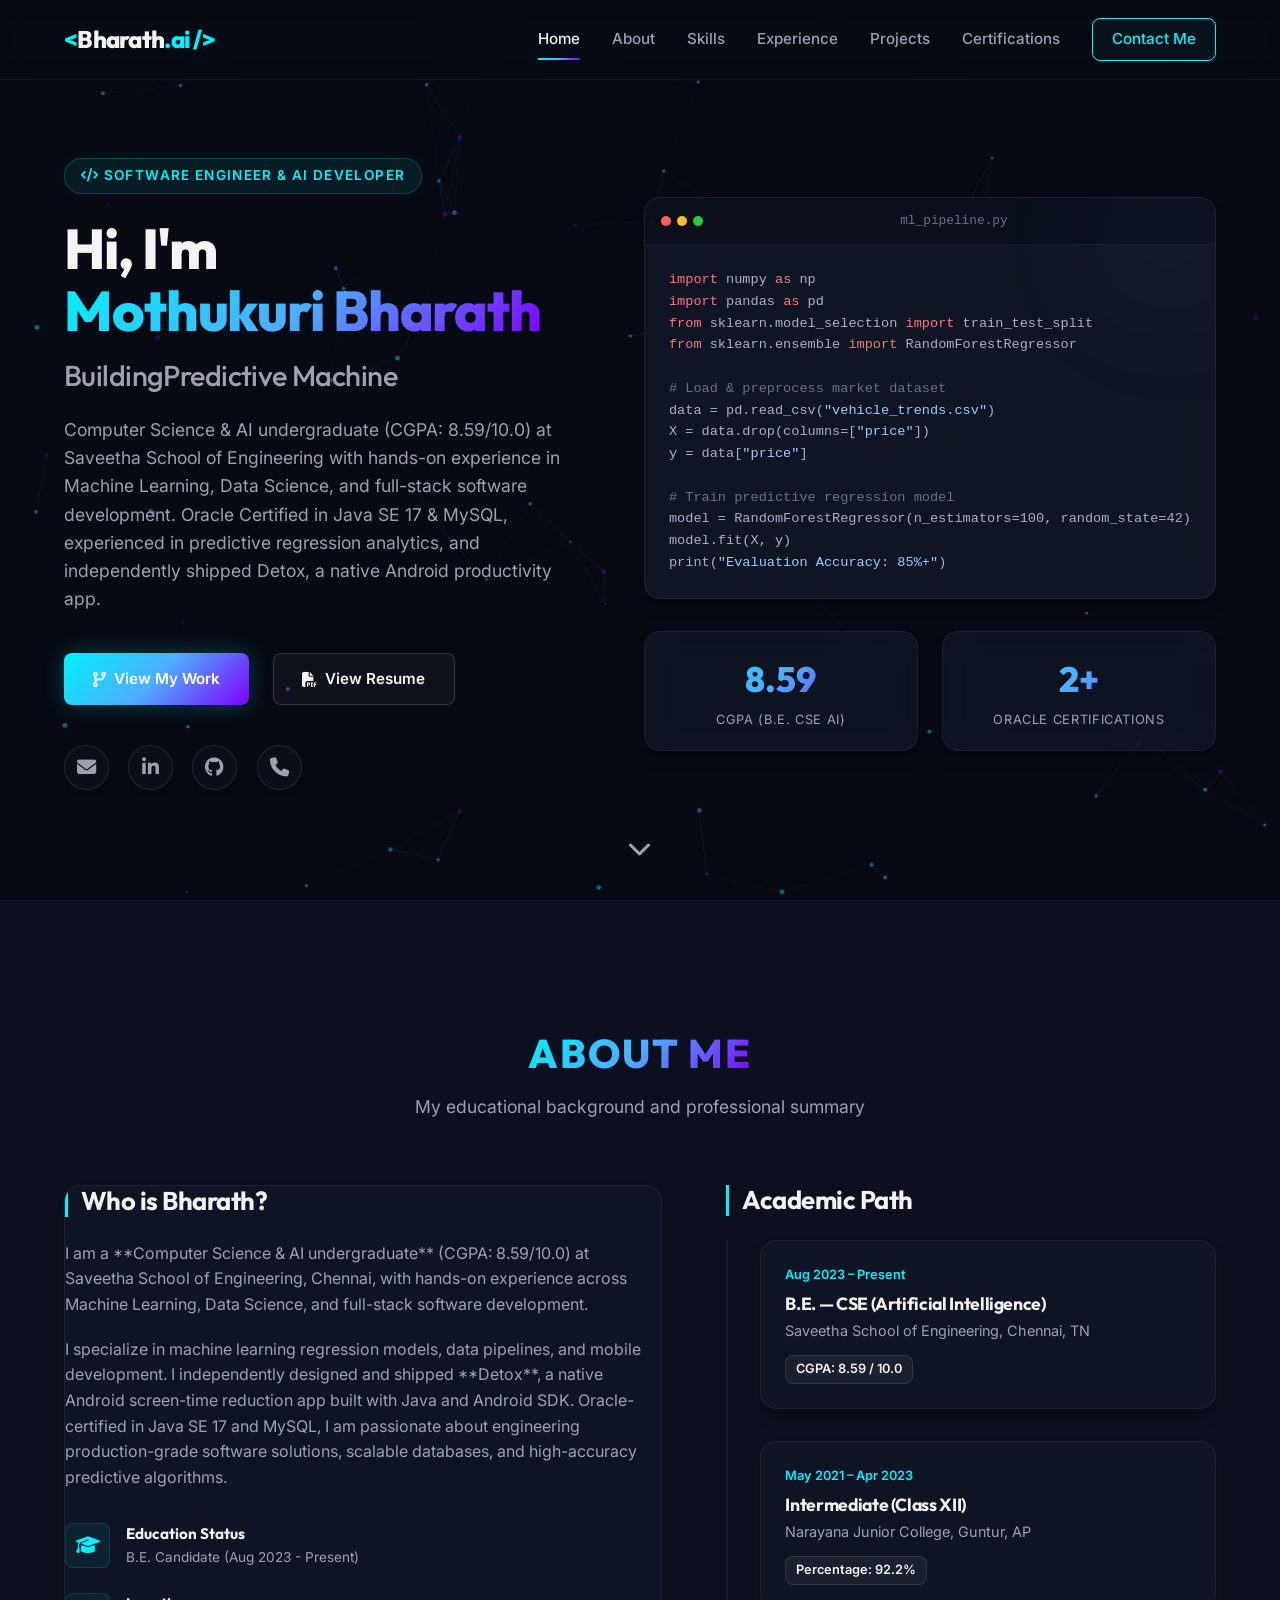
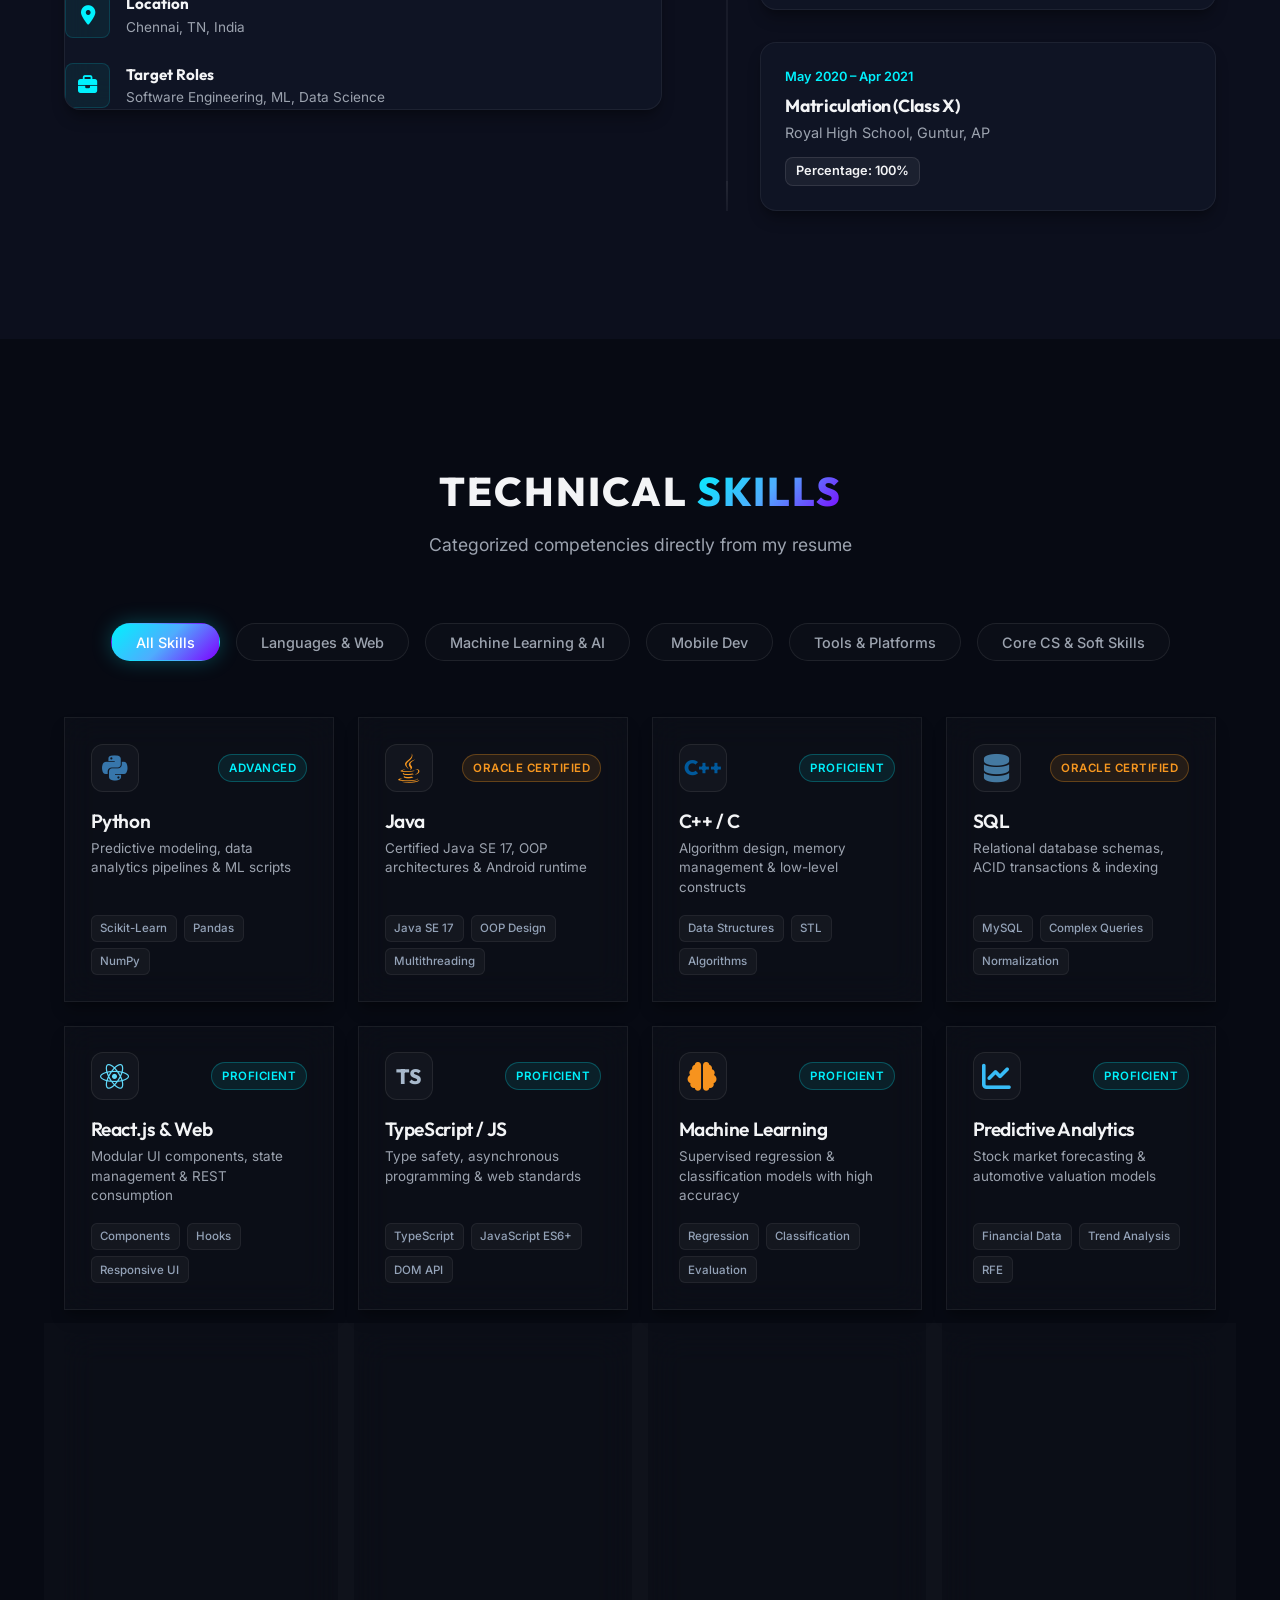
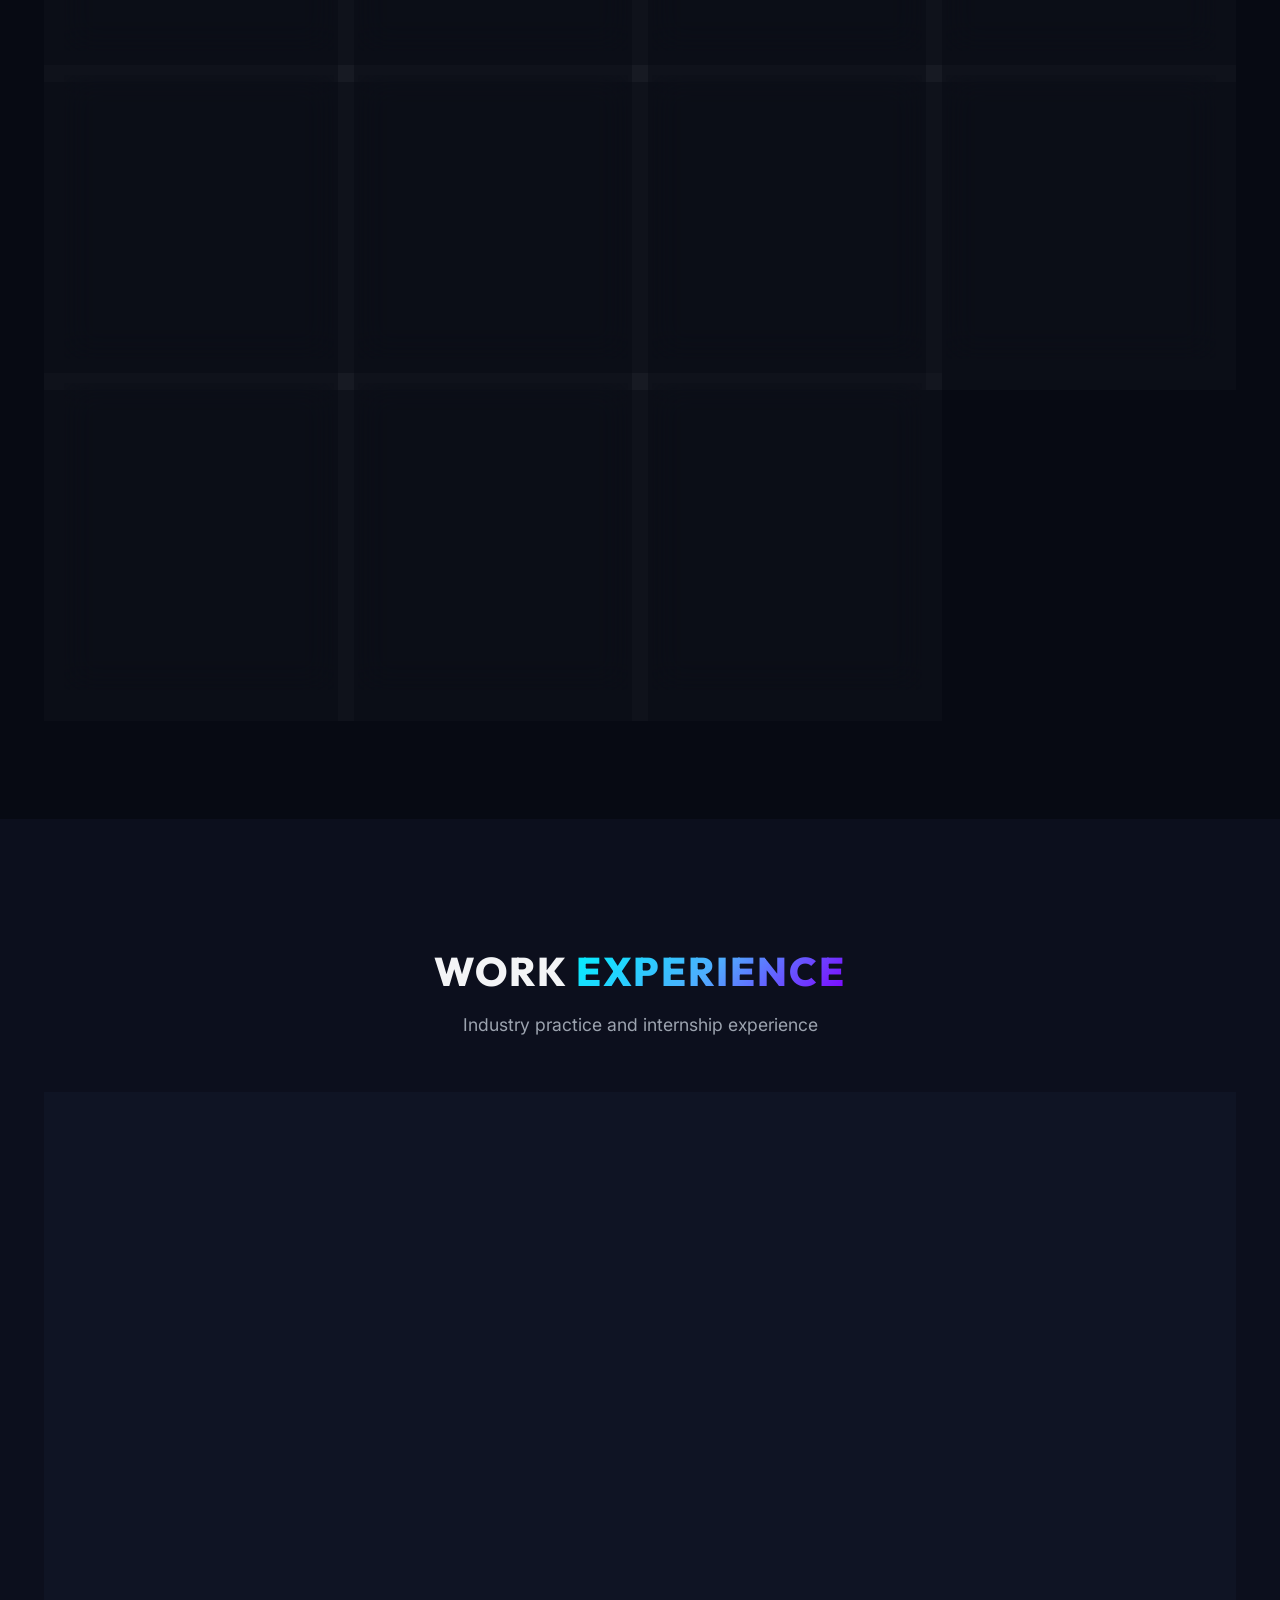
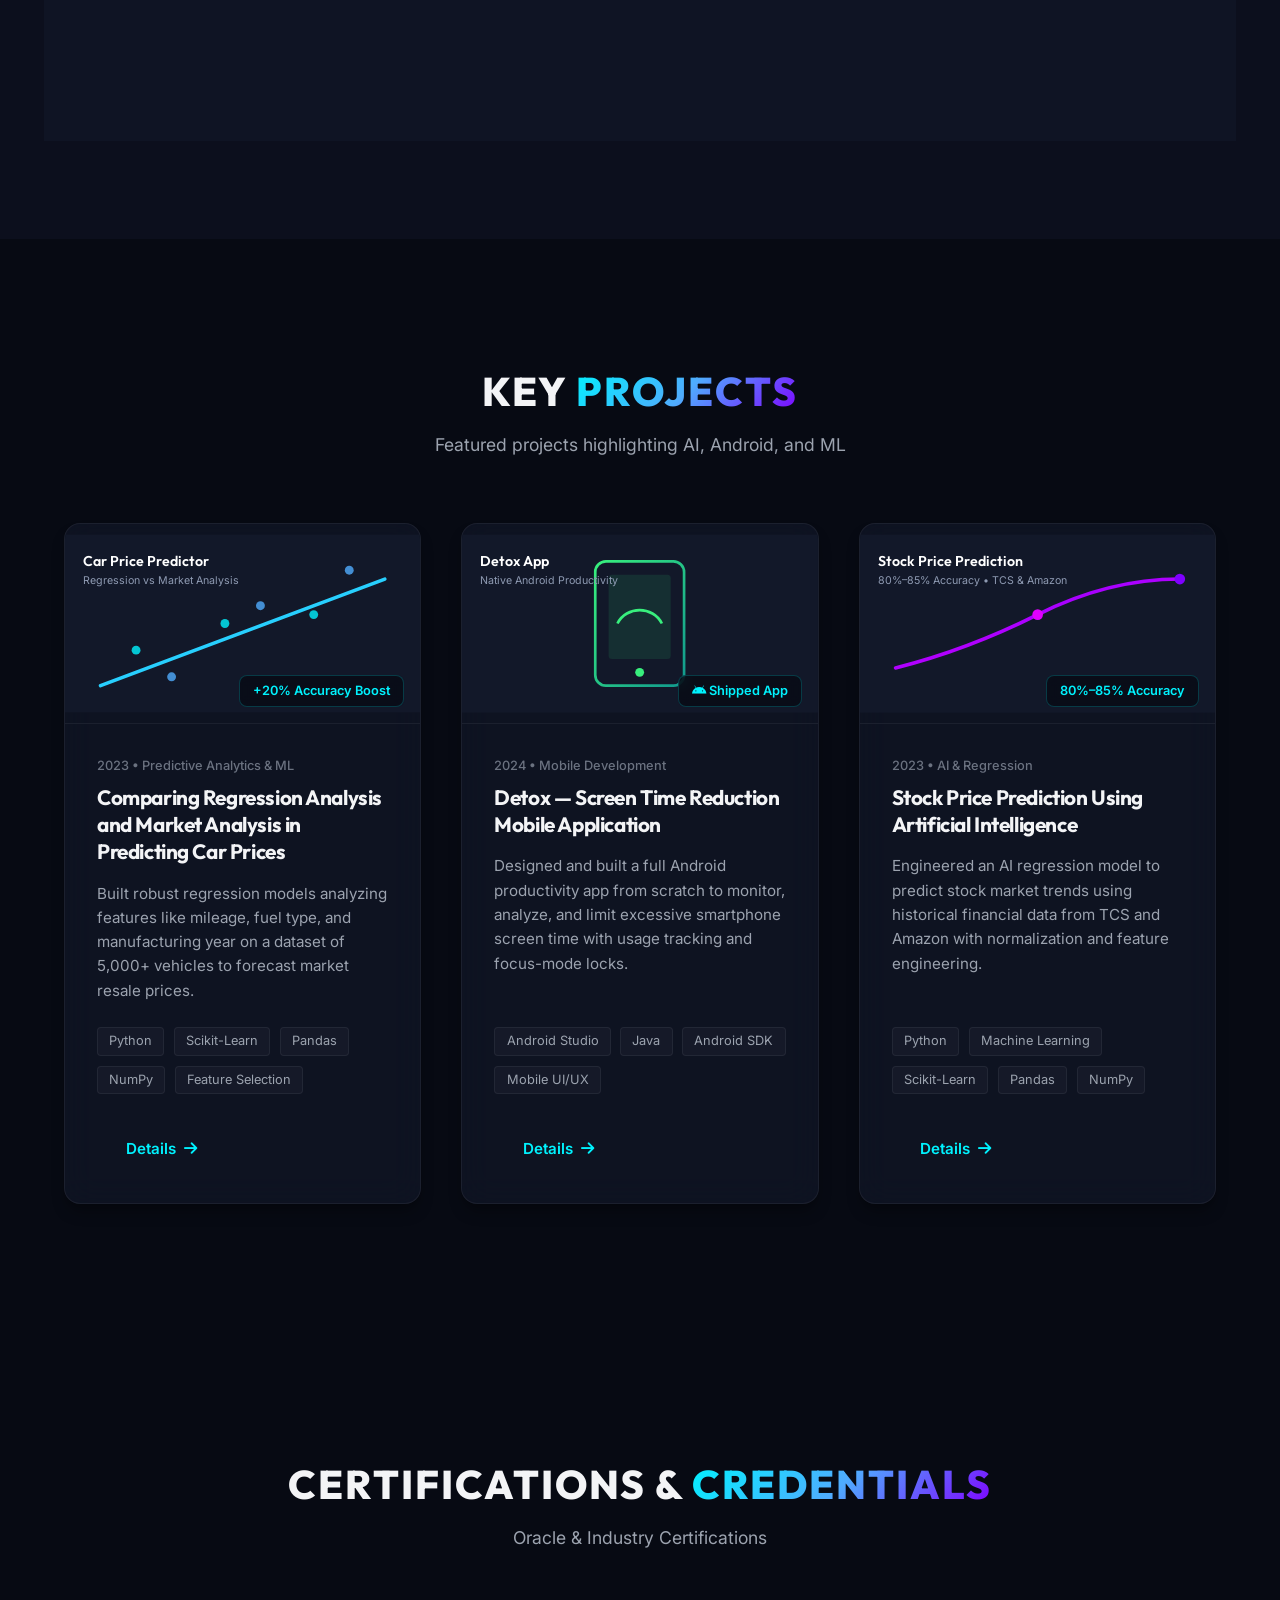
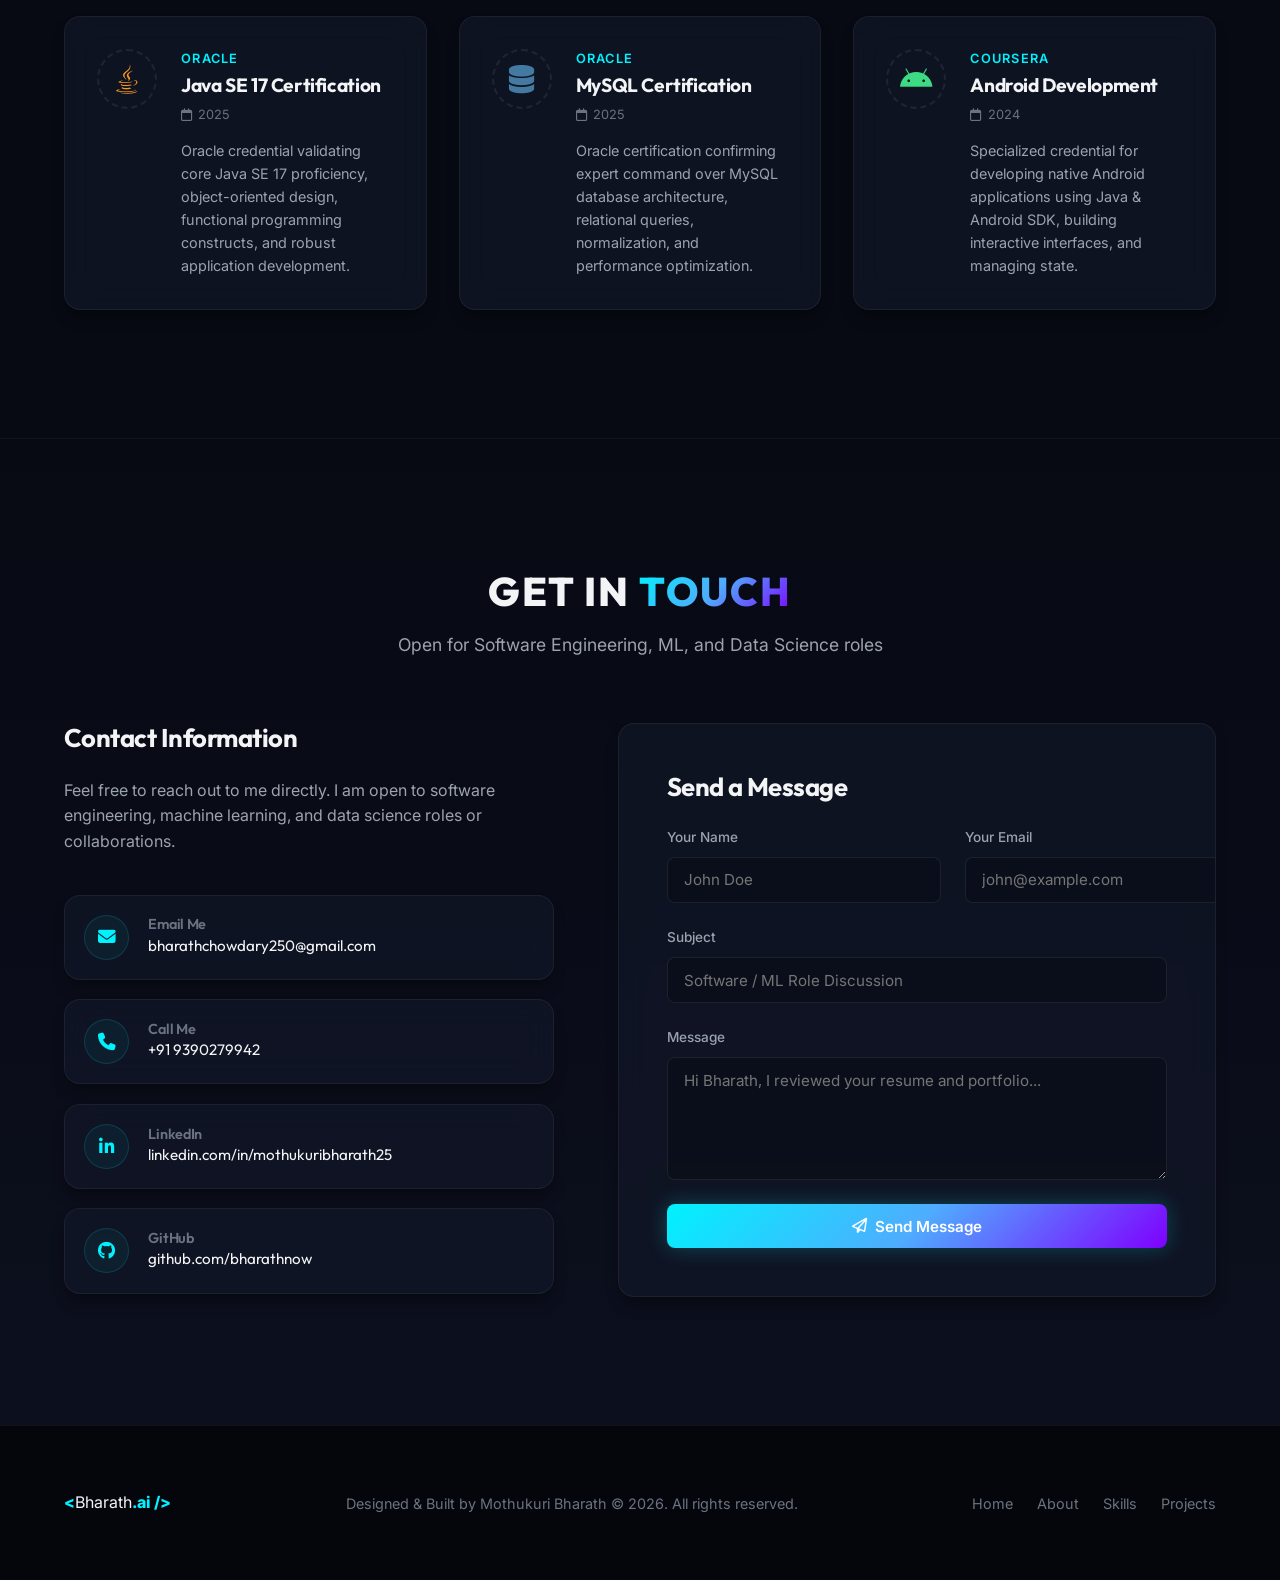
<file: index.html>
<!DOCTYPE html>
<html lang="en">
<head>
    <meta charset="UTF-8">
    <meta name="viewport" content="width=device-width, initial-scale=1.0">
    <title>Mothukuri Bharath | Software Engineer & AI Developer</title>
    <!-- Meta tags for SEO -->
    <meta name="description" content="Portfolio of Mothukuri Bharath | Computer Science & AI student at Saveetha School of Engineering, Machine Learning & Data Science Intern, Android Developer, and Oracle Certified in Java SE 17 & MySQL.">
    <meta name="keywords" content="Mothukuri Bharath, AI Developer, Software Engineer, Machine Learning, Data Science, Portfolio, Java, Python, Saveetha School of Engineering, Android Studio, MySQL">
    <meta name="author" content="Mothukuri Bharath">
    
    <!-- Open Graph Meta Tags for LinkedIn, Twitter, and Social Previews -->
    <meta property="og:type" content="website">
    <meta property="og:url" content="https://bharathnow.github.io/">
    <meta property="og:title" content="Mothukuri Bharath | Software Engineer & AI Developer">
    <meta property="og:description" content="Explore projects in Machine Learning, Native Android (Detox App), Predictive Analytics, and Oracle-Certified Java & MySQL development.">
    <meta property="og:image" content="https://bharathnow.github.io/preview.png">
    <meta property="og:image:secure_url" content="https://bharathnow.github.io/preview.png">
    <meta property="og:image:type" content="image/png">
    <meta property="og:image:width" content="1200">
    <meta property="og:image:height" content="630">
    <meta property="og:image:alt" content="Mothukuri Bharath Portfolio Preview">
    <meta property="og:site_name" content="Mothukuri Bharath Portfolio">
    
    <!-- Twitter Card Meta Tags -->
    <meta name="twitter:card" content="summary_large_image">
    <meta name="twitter:url" content="https://bharathnow.github.io/">
    <meta name="twitter:title" content="Mothukuri Bharath | Software Engineer & AI Developer">
    <meta name="twitter:description" content="Explore projects in Machine Learning, Native Android (Detox App), Predictive Analytics, and Oracle-Certified Java & MySQL development.">
    <meta name="twitter:image" content="https://bharathnow.github.io/preview.png">
    
    <!-- Google Fonts: Outfit for Headings, Inter for Body -->
    <link rel="preconnect" href="https://fonts.googleapis.com">
    <link rel="preconnect" href="https://fonts.gstatic.com" crossorigin>
    <link href="https://fonts.googleapis.com/css2?family=Inter:wght@300;400;500;600;700&family=Outfit:wght@300;400;500;600;700;800&display=swap" rel="stylesheet">
    
    <!-- FontAwesome for Premium Icons -->
    <link rel="stylesheet" href="https://cdnjs.cloudflare.com/ajax/libs/font-awesome/6.4.0/css/all.min.css">
    
    <!-- Custom CSS -->
    <link rel="stylesheet" href="style.css">
</head>
<body>
    <!-- Background Canvas for Interactive Particle Effect -->
    <canvas id="particles-canvas"></canvas>

    <!-- Header Navigation -->
    <header class="navbar">
        <div class="nav-container">
            <a href="#home" class="logo">
                <span class="logo-accent">&lt;</span>Bharath<span class="logo-accent">.ai /&gt;</span>
            </a>
            <button class="mobile-nav-toggle" aria-label="Toggle Menu">
                <span class="bar"></span>
                <span class="bar"></span>
                <span class="bar"></span>
            </button>
            <nav class="nav-links">
                <a href="#home" class="nav-link active">Home</a>
                <a href="#about" class="nav-link">About</a>
                <a href="#skills" class="nav-link">Skills</a>
                <a href="#experience" class="nav-link">Experience</a>
                <a href="#projects" class="nav-link">Projects</a>
                <a href="#certifications" class="nav-link">Certifications</a>
                <a href="#contact" class="nav-link nav-btn">Contact Me</a>
            </nav>
        </div>
    </header>

    <!-- Hero Section -->
    <section id="home" class="hero-section">
        <div class="hero-container">
            <div class="hero-content">
                <div class="badge-glow"><i class="fa-solid fa-code"></i> Software Engineer &amp; AI Developer</div>
                <h1 class="hero-title">
                    Hi, I'm <span class="text-gradient">Mothukuri Bharath</span>
                </h1>
                <h2 class="hero-subtitle">
                    Building <span id="typed-text" class="typed-text"></span><span class="cursor">&nbsp;</span>
                </h2>
                <p class="hero-description">
                    Computer Science & AI undergraduate (CGPA: 8.59/10.0) at Saveetha School of Engineering with hands-on experience in Machine Learning, Data Science, and full-stack software development. Oracle Certified in Java SE 17 & MySQL, experienced in predictive regression analytics, and independently shipped Detox, a native Android productivity app.
                </p>
                <div class="hero-actions">
                    <a href="#projects" class="btn btn-primary"><i class="fa-solid fa-code-branch"></i> View My Work</a>
                    <a href="resume.html" target="_blank" class="btn btn-outline"><i class="fa-solid fa-file-pdf"></i> View Resume</a>
                </div>
                <div class="social-links">
                    <a href="mailto:bharathchowdary250@gmail.com" target="_blank" title="Email"><i class="fa-solid fa-envelope"></i></a>
                    <a href="https://linkedin.com/in/mothukuribharath25" target="_blank" title="LinkedIn"><i class="fa-brands fa-linkedin-in"></i></a>
                    <a href="https://github.com/bharathnow" target="_blank" title="GitHub"><i class="fa-brands fa-github"></i></a>
                    <a href="tel:+919390279942" title="Call Me"><i class="fa-solid fa-phone"></i></a>
                </div>
            </div>
            <div class="hero-visual">
                <div class="glass-card visual-card">
                    <div class="visual-header">
                        <span class="dot red"></span>
                        <span class="dot yellow"></span>
                        <span class="dot green"></span>
                        <span class="window-title">ml_pipeline.py</span>
                    </div>
                    <div class="code-editor">
                        <pre><code><span class="keyword">import</span> numpy <span class="keyword">as</span> np
<span class="keyword">import</span> pandas <span class="keyword">as</span> pd
<span class="keyword">from</span> sklearn.model_selection <span class="keyword">import</span> train_test_split
<span class="keyword">from</span> sklearn.ensemble <span class="keyword">import</span> RandomForestRegressor

<span class="comment"># Load &amp; preprocess market dataset</span>
data = pd.read_csv(<span class="string">"vehicle_trends.csv"</span>)
X = data.drop(columns=[<span class="string">"price"</span>])
y = data[<span class="string">"price"</span>]

<span class="comment"># Train predictive regression model</span>
model = RandomForestRegressor(n_estimators=100, random_state=42)
model.fit(X, y)
print(<span class="string">"Evaluation Accuracy: 85%+"</span>)</code></pre>
                    </div>
                    <div class="glow-accent"></div>
                </div>
                
                <!-- Quick Metrics Grid -->
                <div class="mini-metrics">
                    <div class="mini-metric-card glass-card">
                        <div class="metric-val">8.59</div>
                        <div class="metric-lbl">CGPA (B.E. CSE AI)</div>
                    </div>
                    <div class="mini-metric-card glass-card">
                        <div class="metric-val">2+</div>
                        <div class="metric-lbl">Oracle Certifications</div>
                    </div>
                </div>
            </div>
        </div>
        <div class="scroll-down">
            <a href="#about" aria-label="Scroll Down">
                <i class="fa-solid fa-chevron-down animate-bounce"></i>
            </a>
        </div>
    </section>

    <!-- About & Education Section -->
    <section id="about" class="about-section">
        <div class="container">
            <div class="section-header">
                <h2 class="section-title"><span class="text-gradient">About Me</span></h2>
                <p class="section-subtitle">My educational background and professional summary</p>
            </div>
            
            <div class="about-grid">
                <div class="about-bio glass-card fade-in">
                    <h3>Who is Bharath?</h3>
                    <p>
                        I am a **Computer Science & AI undergraduate** (CGPA: 8.59/10.0) at Saveetha School of Engineering, Chennai, with hands-on experience across Machine Learning, Data Science, and full-stack software development.
                    </p>
                    <p>
                        I specialize in machine learning regression models, data pipelines, and mobile development. I independently designed and shipped **Detox**, a native Android screen-time reduction app built with Java and Android SDK. Oracle-certified in Java SE 17 and MySQL, I am passionate about engineering production-grade software solutions, scalable databases, and high-accuracy predictive algorithms.
                    </p>
                    
                    <div class="quick-facts">
                        <div class="fact-item">
                            <i class="fa-solid fa-graduation-cap"></i>
                            <div>
                                <strong>Education Status</strong>
                                <span>B.E. Candidate (Aug 2023 - Present)</span>
                            </div>
                        </div>
                        <div class="fact-item">
                            <i class="fa-solid fa-location-dot"></i>
                            <div>
                                <strong>Location</strong>
                                <span>Chennai, TN, India</span>
                            </div>
                        </div>
                        <div class="fact-item">
                            <i class="fa-solid fa-briefcase"></i>
                            <div>
                                <strong>Target Roles</strong>
                                <span>Software Engineering, ML, Data Science</span>
                            </div>
                        </div>
                    </div>
                </div>
                
                <div class="education-timeline fade-in">
                    <h3>Academic Path</h3>
                    <div class="timeline">
                        <div class="timeline-item glass-card">
                            <div class="timeline-marker"></div>
                            <div class="timeline-date">Aug 2023 – Present</div>
                            <h4 class="timeline-title">B.E. — CSE (Artificial Intelligence)</h4>
                            <p class="timeline-institution">Saveetha School of Engineering, Chennai, TN</p>
                            <div class="timeline-badge">CGPA: 8.59 / 10.0</div>
                        </div>
                        <div class="timeline-item glass-card">
                            <div class="timeline-marker"></div>
                            <div class="timeline-date">May 2021 – Apr 2023</div>
                            <h4 class="timeline-title">Intermediate (Class XII)</h4>
                            <p class="timeline-institution">Narayana Junior College, Guntur, AP</p>
                            <div class="timeline-badge">Percentage: 92.2%</div>
                        </div>
                        <div class="timeline-item glass-card">
                            <div class="timeline-marker"></div>
                            <div class="timeline-date">May 2020 – Apr 2021</div>
                            <h4 class="timeline-title">Matriculation (Class X)</h4>
                            <p class="timeline-institution">Royal High School, Guntur, AP</p>
                            <div class="timeline-badge">Percentage: 100%</div>
                        </div>
                    </div>
                </div>
            </div>
        </div>
    </section>

    <!-- Skills Section -->
    <section id="skills" class="skills-section">
        <div class="container">
            <div class="section-header">
                <h2 class="section-title">Technical <span class="text-gradient">Skills</span></h2>
                <p class="section-subtitle">Categorized competencies directly from my resume</p>
            </div>
            
            <div class="skills-categories-tabs">
                <button class="skill-tab active" data-category="all">All Skills</button>
                <button class="skill-tab" data-category="languages">Languages & Web</button>
                <button class="skill-tab" data-category="ml">Machine Learning & AI</button>
                <button class="skill-tab" data-category="mobile">Mobile Dev</button>
                <button class="skill-tab" data-category="tools">Tools & Platforms</button>
                <button class="skill-tab" data-category="subjects">Core CS & Soft Skills</button>
            </div>
            
            <div class="skills-grid">
                <!-- Languages & Web -->
                <div class="skill-card glass-card" data-category="languages">
                    <div class="skill-card-top">
                        <div class="skill-icon"><i class="fa-brands fa-python text-python"></i></div>
                        <span class="skill-level-badge">Advanced</span>
                    </div>
                    <h3 class="skill-name">Python</h3>
                    <p class="skill-desc">Predictive modeling, data analytics pipelines & ML scripts</p>
                    <div class="skill-tags">
                        <span>Scikit-Learn</span>
                        <span>Pandas</span>
                        <span>NumPy</span>
                    </div>
                </div>
                
                <div class="skill-card glass-card" data-category="languages">
                    <div class="skill-card-top">
                        <div class="skill-icon"><i class="fa-brands fa-java text-java"></i></div>
                        <span class="skill-level-badge certified">Oracle Certified</span>
                    </div>
                    <h3 class="skill-name">Java</h3>
                    <p class="skill-desc">Certified Java SE 17, OOP architectures & Android runtime</p>
                    <div class="skill-tags">
                        <span>Java SE 17</span>
                        <span>OOP Design</span>
                        <span>Multithreading</span>
                    </div>
                </div>

                <div class="skill-card glass-card" data-category="languages">
                    <div class="skill-card-top">
                        <div class="skill-icon"><code class="text-cpp">C++</code></div>
                        <span class="skill-level-badge">Proficient</span>
                    </div>
                    <h3 class="skill-name">C++ / C</h3>
                    <p class="skill-desc">Algorithm design, memory management & low-level constructs</p>
                    <div class="skill-tags">
                        <span>Data Structures</span>
                        <span>STL</span>
                        <span>Algorithms</span>
                    </div>
                </div>

                <div class="skill-card glass-card" data-category="languages">
                    <div class="skill-card-top">
                        <div class="skill-icon"><i class="fa-solid fa-database text-mysql"></i></div>
                        <span class="skill-level-badge certified">Oracle Certified</span>
                    </div>
                    <h3 class="skill-name">SQL</h3>
                    <p class="skill-desc">Relational database schemas, ACID transactions & indexing</p>
                    <div class="skill-tags">
                        <span>MySQL</span>
                        <span>Complex Queries</span>
                        <span>Normalization</span>
                    </div>
                </div>

                <div class="skill-card glass-card" data-category="languages">
                    <div class="skill-card-top">
                        <div class="skill-icon"><i class="fa-brands fa-react text-react"></i></div>
                        <span class="skill-level-badge">Proficient</span>
                    </div>
                    <h3 class="skill-name">React.js & Web</h3>
                    <p class="skill-desc">Modular UI components, state management & REST consumption</p>
                    <div class="skill-tags">
                        <span>Components</span>
                        <span>Hooks</span>
                        <span>Responsive UI</span>
                    </div>
                </div>

                <div class="skill-card glass-card" data-category="languages">
                    <div class="skill-card-top">
                        <div class="skill-icon"><code class="text-c">TS</code></div>
                        <span class="skill-level-badge">Proficient</span>
                    </div>
                    <h3 class="skill-name">TypeScript / JS</h3>
                    <p class="skill-desc">Type safety, asynchronous programming & web standards</p>
                    <div class="skill-tags">
                        <span>TypeScript</span>
                        <span>JavaScript ES6+</span>
                        <span>DOM API</span>
                    </div>
                </div>
                
                <!-- Machine Learning & AI -->
                <div class="skill-card glass-card" data-category="ml">
                    <div class="skill-card-top">
                        <div class="skill-icon"><i class="fa-solid fa-brain text-sklearn"></i></div>
                        <span class="skill-level-badge">Proficient</span>
                    </div>
                    <h3 class="skill-name">Machine Learning</h3>
                    <p class="skill-desc">Supervised regression & classification models with high accuracy</p>
                    <div class="skill-tags">
                        <span>Regression</span>
                        <span>Classification</span>
                        <span>Evaluation</span>
                    </div>
                </div>

                <div class="skill-card glass-card" data-category="ml">
                    <div class="skill-card-top">
                        <div class="skill-icon"><i class="fa-solid fa-chart-line text-pandas"></i></div>
                        <span class="skill-level-badge">Proficient</span>
                    </div>
                    <h3 class="skill-name">Predictive Analytics</h3>
                    <p class="skill-desc">Stock market forecasting & automotive valuation models</p>
                    <div class="skill-tags">
                        <span>Financial Data</span>
                        <span>Trend Analysis</span>
                        <span>RFE</span>
                    </div>
                </div>

                <div class="skill-card glass-card" data-category="ml">
                    <div class="skill-card-top">
                        <div class="skill-icon"><i class="fa-solid fa-microchip text-sklearn"></i></div>
                        <span class="skill-level-badge">Proficient</span>
                    </div>
                    <h3 class="skill-name">Scikit-Learn</h3>
                    <p class="skill-desc">Decision trees, ensemble methods, Ridge regression & pipelines</p>
                    <div class="skill-tags">
                        <span>Model Fitting</span>
                        <span>Hyperparameter Tuning</span>
                        <span>Cross-Val</span>
                    </div>
                </div>

                <div class="skill-card glass-card" data-category="ml">
                    <div class="skill-card-top">
                        <div class="skill-icon"><i class="fa-solid fa-chart-pie text-pandas"></i></div>
                        <span class="skill-level-badge">Advanced</span>
                    </div>
                    <h3 class="skill-name">Pandas & NumPy</h3>
                    <p class="skill-desc">High-throughput data wrangling, preprocessing & visualization</p>
                    <div class="skill-tags">
                        <span>Pandas</span>
                        <span>NumPy</span>
                        <span>Matplotlib</span>
                    </div>
                </div>

                <!-- Mobile Development -->
                <div class="skill-card glass-card" data-category="mobile">
                    <div class="skill-card-top">
                        <div class="skill-icon"><i class="fa-brands fa-android text-android"></i></div>
                        <span class="skill-level-badge">Proficient</span>
                    </div>
                    <h3 class="skill-name">Android Studio & SDK</h3>
                    <p class="skill-desc">Native Android productivity application design & implementation</p>
                    <div class="skill-tags">
                        <span>Activities</span>
                        <span>Android SDK</span>
                        <span>Gradle</span>
                    </div>
                </div>

                <div class="skill-card glass-card" data-category="mobile">
                    <div class="skill-card-top">
                        <div class="skill-icon"><i class="fa-solid fa-mobile-screen-button text-react"></i></div>
                        <span class="skill-level-badge">Proficient</span>
                    </div>
                    <h3 class="skill-name">Mobile UI/UX</h3>
                    <p class="skill-desc">Intuitive, responsive touch layouts & usage dashboards</p>
                    <div class="skill-tags">
                        <span>Material Design</span>
                        <span>XML Layouts</span>
                        <span>Interactive Views</span>
                    </div>
                </div>

                <div class="skill-card glass-card" data-category="mobile">
                    <div class="skill-card-top">
                        <div class="skill-icon"><i class="fa-solid fa-clock-rotate-left text-android"></i></div>
                        <span class="skill-level-badge">Proficient</span>
                    </div>
                    <h3 class="skill-name">Background Services</h3>
                    <p class="skill-desc">Device usage monitoring, permissions & focus-mode app locking</p>
                    <div class="skill-tags">
                        <span>UsageStats</span>
                        <span>App Lockers</span>
                        <span>System APIs</span>
                    </div>
                </div>

                <!-- Tools & Platforms -->
                <div class="skill-card glass-card" data-category="tools">
                    <div class="skill-card-top">
                        <div class="skill-icon"><i class="fa-solid fa-database text-mysql"></i></div>
                        <span class="skill-level-badge certified">Certified</span>
                    </div>
                    <h3 class="skill-name">MySQL Database</h3>
                    <p class="skill-desc">Enterprise relational DB design, performance tuning & joins</p>
                    <div class="skill-tags">
                        <span>Transactions</span>
                        <span>Indexes</span>
                        <span>Schema Design</span>
                    </div>
                </div>

                <div class="skill-card glass-card" data-category="tools">
                    <div class="skill-card-top">
                        <div class="skill-icon"><i class="fa-brands fa-github text-github"></i></div>
                        <span class="skill-level-badge">Proficient</span>
                    </div>
                    <h3 class="skill-name">Git & GitHub</h3>
                    <p class="skill-desc">Distributed version control, release branching & collaboration</p>
                    <div class="skill-tags">
                        <span>Git CLI</span>
                        <span>Branching</span>
                        <span>Open Source</span>
                    </div>
                </div>

                <div class="skill-card glass-card" data-category="tools">
                    <div class="skill-card-top">
                        <div class="skill-icon"><i class="fa-solid fa-shield-halved text-burp"></i></div>
                        <span class="skill-level-badge">Competent</span>
                    </div>
                    <h3 class="skill-name">Burp Suite</h3>
                    <p class="skill-desc">Web application vulnerability testing & network analysis</p>
                    <div class="skill-tags">
                        <span>HTTP Proxy</span>
                        <span>Security Audit</span>
                        <span>App Sec</span>
                    </div>
                </div>

                <!-- Subjects & Soft Skills -->
                <div class="skill-card glass-card" data-category="subjects">
                    <div class="skill-card-top">
                        <div class="skill-icon"><i class="fa-solid fa-network-wired text-ds"></i></div>
                        <span class="skill-level-badge">Proficient</span>
                    </div>
                    <h3 class="skill-name">DSA & DBMS</h3>
                    <p class="skill-desc">Algorithmic complexity, relational modeling & data structures</p>
                    <div class="skill-tags">
                        <span>Complexity O(n)</span>
                        <span>Trees & Graphs</span>
                        <span>ACID</span>
                    </div>
                </div>

                <div class="skill-card glass-card" data-category="subjects">
                    <div class="skill-card-top">
                        <div class="skill-icon"><i class="fa-solid fa-gears text-os"></i></div>
                        <span class="skill-level-badge">Proficient</span>
                    </div>
                    <h3 class="skill-name">Operating Systems & OOP</h3>
                    <p class="skill-desc">Processes, memory management, encapsulation & polymorphism</p>
                    <div class="skill-tags">
                        <span>Concurrency</span>
                        <span>Memory Hierarchy</span>
                        <span>SOLID</span>
                    </div>
                </div>

                <div class="skill-card glass-card" data-category="subjects">
                    <div class="skill-card-top">
                        <div class="skill-icon"><i class="fa-solid fa-users text-solving"></i></div>
                        <span class="skill-level-badge">Advanced</span>
                    </div>
                    <h3 class="skill-name">Analytical & Teamwork</h3>
                    <p class="skill-desc">Fast debugging, problem decomposition & agile communication</p>
                    <div class="skill-tags">
                        <span>Critical Thinking</span>
                        <span>Team Delivery</span>
                        <span>Problem Solving</span>
                    </div>
                </div>
            </div>
        </div>
    </section>

    <!-- Experience & Internship Section -->
    <section id="experience" class="experience-section">
        <div class="container">
            <div class="section-header">
                <h2 class="section-title">Work <span class="text-gradient">Experience</span></h2>
                <p class="section-subtitle">Industry practice and internship experience</p>
            </div>
            
            <div class="internship-showcase glass-card fade-in">
                <div class="internship-header">
                    <div class="internship-title-area">
                        <div class="company-badge"><i class="fa-solid fa-server"></i></div>
                        <div>
                            <h3 class="internship-role">Data Science & Machine Learning Intern</h3>
                            <h4 class="internship-company">HDLC, Chennai, India</h4>
                        </div>
                    </div>
                    <div class="internship-meta">
                        <span class="duration"><i class="fa-regular fa-calendar-days"></i> Aug 2025 – Oct 2025</span>
                        <span class="location"><i class="fa-solid fa-location-dot"></i> Chennai, India</span>
                    </div>
                </div>
                
                <div class="internship-content">
                    <div class="internship-bullets">
                        <div class="bullet-card">
                            <span class="bullet-number">01</span>
                            <div class="bullet-text">
                                <strong>Multi-variable Dataset Preprocessing</strong>
                                Cleaned and preprocessed multi-variable datasets in **Python (Pandas, NumPy)**, resolving missing values and outliers to raise the quality of training data feeding downstream models.
                            </div>
                        </div>
                        <div class="bullet-card">
                            <span class="bullet-number">02</span>
                            <div class="bullet-text">
                                <strong>Supervised ML Model Building & Evaluation</strong>
                                Built and evaluated supervised ML models (regression and classification) in **Scikit-Learn**, iterating on feature selection and hyperparameters to improve predictive performance.
                            </div>
                        </div>
                        <div class="bullet-card">
                            <span class="bullet-number">03</span>
                            <div class="bullet-text">
                                <strong>Analytical Stakeholder Dashboards</strong>
                                Translated model outputs into **Matplotlib** dashboards, giving stakeholders clear, visual trend insights to support data-driven decisions.
                            </div>
                        </div>
                    </div>
                    
                    <div class="internship-tech-tags">
                        <span>Python</span>
                        <span>Pandas</span>
                        <span>NumPy</span>
                        <span>Scikit-Learn</span>
                        <span>Matplotlib</span>
                        <span>Regression Models</span>
                        <span>Classification Models</span>
                    </div>
                </div>
            </div>
        </div>
    </section>

    <!-- Projects Section -->
    <section id="projects" class="projects-section">
        <div class="container">
            <div class="section-header">
                <h2 class="section-title">Key <span class="text-gradient">Projects</span></h2>
                <p class="section-subtitle">Featured projects highlighting AI, Android, and ML</p>
            </div>
            
            <div class="projects-grid">
                <!-- Project 1 -->
                <div class="project-card glass-card fade-in">
                    <div class="project-media-wrapper">
                        <!-- Custom designed svg regression graph mockup -->
                        <svg class="project-svg-visual" viewBox="0 0 400 200" xmlns="http://www.w3.org/2000/svg">
                            <defs>
                                <linearGradient id="gradient-p1" x1="0%" y1="0%" x2="100%" y2="100%">
                                    <stop offset="0%" stop-color="#4facfe" />
                                    <stop offset="100%" stop-color="#00f2fe" />
                                </linearGradient>
                            </defs>
                            <rect width="100%" height="100%" fill="#121829"/>
                            <line x1="40" y1="170" x2="360" y2="50" stroke="url(#gradient-p1)" stroke-width="4" stroke-linecap="round"/>
                            <circle cx="80" cy="130" r="5" fill="#00f2fe" opacity="0.8"/>
                            <circle cx="120" cy="160" r="5" fill="#4facfe" opacity="0.8"/>
                            <circle cx="180" cy="100" r="5" fill="#00f2fe" opacity="0.8"/>
                            <circle cx="220" cy="80" r="5" fill="#4facfe" opacity="0.8"/>
                            <circle cx="280" cy="90" r="5" fill="#00f2fe" opacity="0.8"/>
                            <circle cx="320" cy="40" r="5" fill="#4facfe" opacity="0.8"/>
                            <text x="20" y="35" fill="#ffffff" font-family="'Outfit', sans-serif" font-size="16" font-weight="600">Car Price Predictor</text>
                            <text x="20" y="55" fill="#8f9bb3" font-family="'Inter', sans-serif" font-size="12">Regression vs Market Analysis</text>
                        </svg>
                        <div class="project-overlay-badge">+20% Accuracy Boost</div>
                    </div>
                    <div class="project-info">
                        <div class="project-meta">2023 • Predictive Analytics &amp; ML</div>
                        <h3 class="project-name">Comparing Regression Analysis and Market Analysis in Predicting Car Prices</h3>
                        <p class="project-desc">
                            Built robust regression models analyzing features like mileage, fuel type, and manufacturing year on a dataset of 5,000+ vehicles to forecast market resale prices.
                        </p>
                        <div class="project-tags">
                            <span>Python</span>
                            <span>Scikit-Learn</span>
                            <span>Pandas</span>
                            <span>NumPy</span>
                            <span>Feature Selection</span>
                        </div>
                        <button class="btn btn-card-details" onclick="openProjectModal('car-predict')">Details <i class="fa-solid fa-arrow-right"></i></button>
                    </div>
                </div>

                <!-- Project 2 -->
                <div class="project-card glass-card fade-in">
                    <div class="project-media-wrapper">
                        <svg class="project-svg-visual" viewBox="0 0 400 200" xmlns="http://www.w3.org/2000/svg">
                            <defs>
                                <linearGradient id="gradient-p2" x1="0%" y1="0%" x2="100%" y2="100%">
                                    <stop offset="0%" stop-color="#38ef7d" />
                                    <stop offset="100%" stop-color="#11998e" />
                                </linearGradient>
                            </defs>
                            <rect width="100%" height="100%" fill="#121829"/>
                            <rect x="150" y="30" width="100" height="140" rx="12" fill="none" stroke="url(#gradient-p2)" stroke-width="3"/>
                            <circle cx="200" cy="155" r="5" fill="#38ef7d"/>
                            <rect x="165" y="45" width="70" height="95" rx="4" fill="rgba(56, 239, 125, 0.1)"/>
                            <path d="M 175 100 C 185 80, 215 80, 225 100" fill="none" stroke="#38ef7d" stroke-width="3"/>
                            <text x="20" y="35" fill="#ffffff" font-family="'Outfit', sans-serif" font-size="16" font-weight="600">Detox App</text>
                            <text x="20" y="55" fill="#8f9bb3" font-family="'Inter', sans-serif" font-size="12">Native Android Productivity</text>
                        </svg>
                        <div class="project-overlay-badge"><i class="fa-brands fa-android"></i> Shipped App</div>
                    </div>
                    <div class="project-info">
                        <div class="project-meta">2024 • Mobile Development</div>
                        <h3 class="project-name">Detox — Screen Time Reduction Mobile Application</h3>
                        <p class="project-desc">
                            Designed and built a full Android productivity app from scratch to monitor, analyze, and limit excessive smartphone screen time with usage tracking and focus-mode locks.
                        </p>
                        <div class="project-tags">
                            <span>Android Studio</span>
                            <span>Java</span>
                            <span>Android SDK</span>
                            <span>Mobile UI/UX</span>
                        </div>
                        <button class="btn btn-card-details" onclick="openProjectModal('detox-app')">Details <i class="fa-solid fa-arrow-right"></i></button>
                    </div>
                </div>

                <!-- Project 3 -->
                <div class="project-card glass-card fade-in">
                    <div class="project-media-wrapper">
                        <svg class="project-svg-visual" viewBox="0 0 400 200" xmlns="http://www.w3.org/2000/svg">
                            <defs>
                                <linearGradient id="gradient-p3" x1="0%" y1="0%" x2="100%" y2="100%">
                                    <stop offset="0%" stop-color="#7F00FF" />
                                    <stop offset="100%" stop-color="#E100FF" />
                                </linearGradient>
                            </defs>
                            <rect width="100%" height="100%" fill="#121829"/>
                            <path d="M 40 150 Q 120 130 200 90 T 360 50" fill="none" stroke="url(#gradient-p3)" stroke-width="4" stroke-linecap="round"/>
                            <circle cx="200" cy="90" r="6" fill="#E100FF"/>
                            <circle cx="360" cy="50" r="6" fill="#7F00FF"/>
                            <text x="20" y="35" fill="#ffffff" font-family="'Outfit', sans-serif" font-size="16" font-weight="600">Stock Price Prediction</text>
                            <text x="20" y="55" fill="#8f9bb3" font-family="'Inter', sans-serif" font-size="12">80%–85% Accuracy • TCS & Amazon</text>
                        </svg>
                        <div class="project-overlay-badge">80%–85% Accuracy</div>
                    </div>
                    <div class="project-info">
                        <div class="project-meta">2023 • AI & Regression</div>
                        <h3 class="project-name">Stock Price Prediction Using Artificial Intelligence</h3>
                        <p class="project-desc">
                            Engineered an AI regression model to predict stock market trends using historical financial data from TCS and Amazon with normalization and feature engineering.
                        </p>
                        <div class="project-tags">
                            <span>Python</span>
                            <span>Machine Learning</span>
                            <span>Scikit-Learn</span>
                            <span>Pandas</span>
                            <span>NumPy</span>
                        </div>
                        <button class="btn btn-card-details" onclick="openProjectModal('stock-predict')">Details <i class="fa-solid fa-arrow-right"></i></button>
                    </div>
                </div>
            </div>
        </div>
    </section>

    <!-- Project Modals -->
    <div id="project-modal" class="modal-overlay">
        <div class="modal-content glass-card">
            <button class="modal-close" onclick="closeProjectModal()">&times;</button>
            <div id="modal-body-content">
                <!-- Content injected dynamically via script.js -->
            </div>
        </div>
    </div>

    <!-- Certifications Section -->
    <section id="certifications" class="certifications-section">
        <div class="container">
            <div class="section-header">
                <h2 class="section-title">Certifications & <span class="text-gradient">Credentials</span></h2>
                <p class="section-subtitle">Oracle & Industry Certifications</p>
            </div>
            
            <div class="certifications-grid">
                <!-- Cert 1 -->
                <div class="cert-card glass-card fade-in">
                    <div class="cert-badge-wrapper">
                        <div class="cert-glowing-ring"></div>
                        <i class="fa-brands fa-java cert-main-icon text-java"></i>
                    </div>
                    <div class="cert-info">
                        <span class="cert-authority">Oracle</span>
                        <h3 class="cert-title">Java SE 17 Certification</h3>
                        <div class="cert-date"><i class="fa-regular fa-calendar"></i> 2025</div>
                        <p class="cert-desc">Oracle credential validating core Java SE 17 proficiency, object-oriented design, functional programming constructs, and robust application development.</p>
                    </div>
                </div>

                <!-- Cert 2 -->
                <div class="cert-card glass-card fade-in">
                    <div class="cert-badge-wrapper">
                        <div class="cert-glowing-ring"></div>
                        <i class="fa-solid fa-database cert-main-icon text-mysql"></i>
                    </div>
                    <div class="cert-info">
                        <span class="cert-authority">Oracle</span>
                        <h3 class="cert-title">MySQL Certification</h3>
                        <div class="cert-date"><i class="fa-regular fa-calendar"></i> 2025</div>
                        <p class="cert-desc">Oracle certification confirming expert command over MySQL database architecture, relational queries, normalization, and performance optimization.</p>
                    </div>
                </div>

                <!-- Cert 3 -->
                <div class="cert-card glass-card fade-in">
                    <div class="cert-badge-wrapper">
                        <div class="cert-glowing-ring"></div>
                        <i class="fa-brands fa-android cert-main-icon text-android"></i>
                    </div>
                    <div class="cert-info">
                        <span class="cert-authority">Coursera</span>
                        <h3 class="cert-title">Android Development</h3>
                        <div class="cert-date"><i class="fa-regular fa-calendar"></i> 2024</div>
                        <p class="cert-desc">Specialized credential for developing native Android applications using Java & Android SDK, building interactive interfaces, and managing state.</p>
                    </div>
                </div>
            </div>
        </div>
    </section>

    <!-- Contact Section -->
    <section id="contact" class="contact-section">
        <div class="container">
            <div class="section-header">
                <h2 class="section-title">Get In <span class="text-gradient">Touch</span></h2>
                <p class="section-subtitle">Open for Software Engineering, ML, and Data Science roles</p>
            </div>
            
            <div class="contact-layout">
                <div class="contact-info-panel fade-in">
                    <h3>Contact Information</h3>
                    <p>Feel free to reach out to me directly. I am open to software engineering, machine learning, and data science roles or collaborations.</p>
                    
                    <div class="contact-details-list">
                        <a href="mailto:bharathchowdary250@gmail.com" class="contact-detail-card glass-card">
                            <div class="icon-circle"><i class="fa-solid fa-envelope"></i></div>
                            <div>
                                <h4>Email Me</h4>
                                <p>bharathchowdary250@gmail.com</p>
                            </div>
                        </a>
                        
                        <a href="tel:+919390279942" class="contact-detail-card glass-card">
                            <div class="icon-circle"><i class="fa-solid fa-phone"></i></div>
                            <div>
                                <h4>Call Me</h4>
                                <p>+91 9390279942</p>
                            </div>
                        </a>

                        <a href="https://linkedin.com/in/mothukuribharath25" target="_blank" class="contact-detail-card glass-card">
                            <div class="icon-circle"><i class="fa-brands fa-linkedin-in"></i></div>
                            <div>
                                <h4>LinkedIn</h4>
                                <p>linkedin.com/in/mothukuribharath25</p>
                            </div>
                        </a>

                        <a href="https://github.com/bharathnow" target="_blank" class="contact-detail-card glass-card">
                            <div class="icon-circle"><i class="fa-brands fa-github"></i></div>
                            <div>
                                <h4>GitHub</h4>
                                <p>github.com/bharathnow</p>
                            </div>
                        </a>
                    </div>
                </div>
                
                <div class="contact-form-panel glass-card fade-in">
                    <h3>Send a Message</h3>
                    <form id="contact-form" onsubmit="handleContactSubmit(event)">
                        <div class="form-row">
                            <div class="form-group">
                                <label for="form-name">Your Name</label>
                                <input type="text" id="form-name" required placeholder="John Doe">
                            </div>
                            <div class="form-group">
                                <label for="form-email">Your Email</label>
                                <input type="email" id="form-email" required placeholder="john@example.com">
                            </div>
                        </div>
                        <div class="form-group">
                            <label for="form-subject">Subject</label>
                            <input type="text" id="form-subject" required placeholder="Software / ML Role Discussion">
                        </div>
                        <div class="form-group">
                            <label for="form-message">Message</label>
                            <textarea id="form-message" rows="5" required placeholder="Hi Bharath, I reviewed your resume and portfolio..."></textarea>
                        </div>
                        <button type="submit" class="btn btn-primary btn-full"><i class="fa-regular fa-paper-plane"></i> Send Message</button>
                    </form>
                    <div id="form-feedback" class="form-feedback-message"></div>
                </div>
            </div>
        </div>
    </section>

    <!-- Footer -->
    <footer>
        <div class="container">
            <div class="footer-content">
                <div class="footer-logo">
                    <span class="logo-accent">&lt;</span>Bharath<span class="logo-accent">.ai /&gt;</span>
                </div>
                <p class="footer-credits">
                    Designed & Built by Mothukuri Bharath &copy; 2026. All rights reserved.
                </p>
                <div class="footer-links">
                    <a href="#home">Home</a>
                    <a href="#about">About</a>
                    <a href="#skills">Skills</a>
                    <a href="#projects">Projects</a>
                </div>
            </div>
        </div>
    </footer>

    <!-- Custom JavaScript -->
    <script src="script.js"></script>
</body>
</html>
</file>
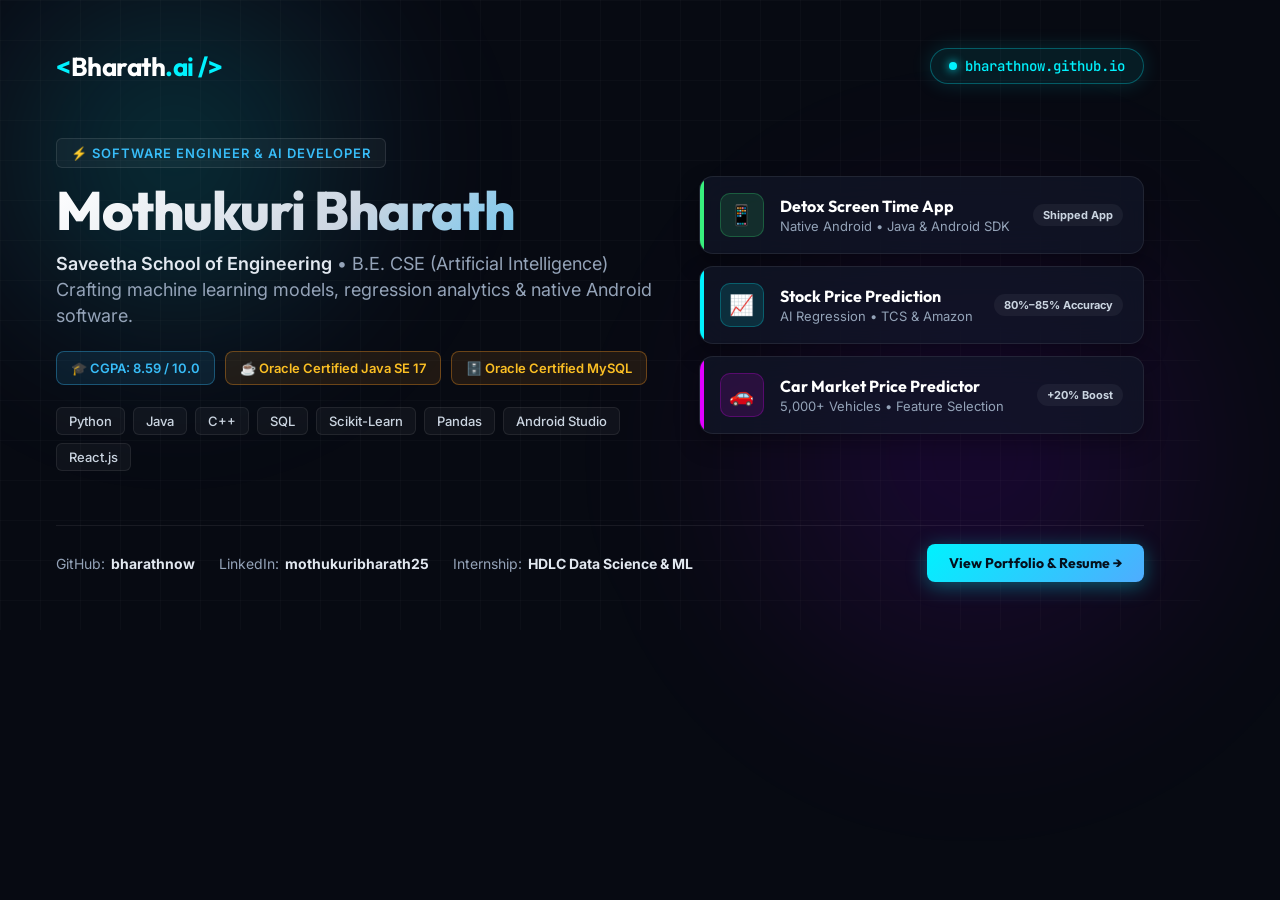
<file: preview_card.html>
<!DOCTYPE html>
<html lang="en">
<head>
    <meta charset="UTF-8">
    <title>LinkedIn Portfolio Preview</title>
    <link rel="preconnect" href="https://fonts.googleapis.com">
    <link rel="preconnect" href="https://fonts.gstatic.com" crossorigin>
    <link href="https://fonts.googleapis.com/css2?family=Inter:wght@400;500;600;700&family=Outfit:wght@500;600;700;800&family=JetBrains+Mono:wght@500&display=swap" rel="stylesheet">
    <style>
        * {
            margin: 0;
            padding: 0;
            box-sizing: border-box;
        }
        body {
            width: 1200px;
            height: 630px;
            overflow: hidden;
            background: #070a12;
            font-family: 'Inter', -apple-system, sans-serif;
            color: #f8fafc;
            display: flex;
            position: relative;
        }

        /* High-tech gradient background glows */
        .glow-bg-1 {
            position: absolute;
            top: -120px;
            left: -100px;
            width: 550px;
            height: 550px;
            background: radial-gradient(circle, rgba(0, 242, 254, 0.18) 0%, rgba(79, 172, 254, 0.05) 50%, transparent 70%);
            filter: blur(60px);
            z-index: 1;
        }
        .glow-bg-2 {
            position: absolute;
            bottom: -150px;
            right: -100px;
            width: 650px;
            height: 650px;
            background: radial-gradient(circle, rgba(127, 0, 255, 0.16) 0%, rgba(225, 0, 255, 0.04) 50%, transparent 70%);
            filter: blur(70px);
            z-index: 1;
        }
        .grid-overlay {
            position: absolute;
            inset: 0;
            background-image: 
                linear-gradient(rgba(255, 255, 255, 0.02) 1px, transparent 1px),
                linear-gradient(90deg, rgba(255, 255, 255, 0.02) 1px, transparent 1px);
            background-size: 40px 40px;
            z-index: 2;
        }

        /* Main Container Card */
        .card-container {
            position: relative;
            z-index: 10;
            width: 100%;
            height: 100%;
            padding: 48px 56px;
            display: flex;
            flex-direction: column;
            justify-content: space-between;
        }

        /* Top Bar */
        .top-bar {
            display: flex;
            justify-content: space-between;
            align-items: center;
        }
        .logo {
            font-family: 'Outfit', sans-serif;
            font-size: 26px;
            font-weight: 700;
            letter-spacing: -0.5px;
            color: #ffffff;
        }
        .logo-accent {
            color: #00f2fe;
        }
        .site-pill {
            display: flex;
            align-items: center;
            gap: 8px;
            padding: 8px 18px;
            background: rgba(0, 242, 254, 0.08);
            border: 1px solid rgba(0, 242, 254, 0.3);
            border-radius: 50px;
            font-family: 'JetBrains Mono', monospace;
            font-size: 14px;
            font-weight: 500;
            color: #00f2fe;
            box-shadow: 0 0 20px rgba(0, 242, 254, 0.15);
        }
        .pulse-dot {
            width: 8px;
            height: 8px;
            border-radius: 50%;
            background: #00f2fe;
            box-shadow: 0 0 10px #00f2fe;
        }

        /* Content Area */
        .main-content {
            display: grid;
            grid-template-columns: 1.15fr 0.85fr;
            gap: 40px;
            align-items: center;
        }

        /* Left Column */
        .role-badge {
            display: inline-flex;
            align-items: center;
            gap: 6px;
            padding: 6px 14px;
            background: rgba(255, 255, 255, 0.04);
            border: 1px solid rgba(255, 255, 255, 0.1);
            border-radius: 6px;
            font-size: 13px;
            font-weight: 600;
            letter-spacing: 1px;
            text-transform: uppercase;
            color: #38bdf8;
            margin-bottom: 14px;
        }
        .name {
            font-family: 'Outfit', sans-serif;
            font-size: 54px;
            font-weight: 800;
            line-height: 1.05;
            letter-spacing: -1px;
            margin-bottom: 12px;
            background: linear-gradient(135deg, #ffffff 0%, #cbd5e1 50%, #38bdf8 100%);
            -webkit-background-clip: text;
            -webkit-text-fill-color: transparent;
        }
        .tagline {
            font-size: 18px;
            color: #94a3b8;
            line-height: 1.45;
            margin-bottom: 22px;
        }
        .institution {
            color: #e2e8f0;
            font-weight: 600;
        }

        /* Credentials Badges */
        .credentials-row {
            display: flex;
            gap: 10px;
            flex-wrap: wrap;
            margin-bottom: 22px;
        }
        .cred-badge {
            display: flex;
            align-items: center;
            gap: 8px;
            padding: 8px 14px;
            background: rgba(248, 152, 32, 0.1);
            border: 1px solid rgba(248, 152, 32, 0.35);
            border-radius: 8px;
            font-size: 13px;
            font-weight: 600;
            color: #fbbf24;
        }
        .cred-badge.academic {
            background: rgba(56, 189, 248, 0.1);
            border-color: rgba(56, 189, 248, 0.35);
            color: #38bdf8;
        }

        /* Tech Pills */
        .tech-row {
            display: flex;
            gap: 8px;
            flex-wrap: wrap;
        }
        .tech-pill {
            padding: 5px 12px;
            background: rgba(255, 255, 255, 0.04);
            border: 1px solid rgba(255, 255, 255, 0.08);
            border-radius: 6px;
            font-size: 13px;
            font-weight: 500;
            color: #cbd5e1;
        }

        /* Right Column - Project Showcase Cards */
        .project-cards {
            display: flex;
            flex-direction: column;
            gap: 12px;
        }
        .proj-card {
            padding: 16px 20px;
            background: rgba(18, 24, 41, 0.7);
            border: 1px solid rgba(255, 255, 255, 0.08);
            border-radius: 14px;
            backdrop-filter: blur(16px);
            display: flex;
            align-items: center;
            gap: 16px;
            box-shadow: 0 10px 25px rgba(0, 0, 0, 0.3);
            position: relative;
            overflow: hidden;
        }
        .proj-card::before {
            content: '';
            position: absolute;
            left: 0;
            top: 0;
            bottom: 0;
            width: 4px;
        }
        .proj-card.p1::before { background: #38ef7d; }
        .proj-card.p2::before { background: #00f2fe; }
        .proj-card.p3::before { background: #e100ff; }

        .proj-icon {
            width: 44px;
            height: 44px;
            border-radius: 10px;
            display: flex;
            align-items: center;
            justify-content: center;
            font-size: 20px;
            flex-shrink: 0;
        }
        .proj-card.p1 .proj-icon {
            background: rgba(56, 239, 125, 0.12);
            color: #38ef7d;
            border: 1px solid rgba(56, 239, 125, 0.25);
        }
        .proj-card.p2 .proj-icon {
            background: rgba(0, 242, 254, 0.12);
            color: #00f2fe;
            border: 1px solid rgba(0, 242, 254, 0.25);
        }
        .proj-card.p3 .proj-icon {
            background: rgba(225, 0, 255, 0.12);
            color: #e100ff;
            border: 1px solid rgba(225, 0, 255, 0.25);
        }

        .proj-details h4 {
            font-family: 'Outfit', sans-serif;
            font-size: 16px;
            font-weight: 700;
            color: #ffffff;
            margin-bottom: 2px;
        }
        .proj-details p {
            font-size: 13px;
            color: #94a3b8;
        }
        .proj-badge {
            margin-left: auto;
            font-size: 11px;
            font-weight: 700;
            padding: 4px 10px;
            border-radius: 50px;
            background: rgba(255, 255, 255, 0.05);
            color: #cbd5e1;
            white-space: nowrap;
        }

        /* Bottom Bar */
        .bottom-bar {
            display: flex;
            justify-content: space-between;
            align-items: center;
            padding-top: 18px;
            border-top: 1px solid rgba(255, 255, 255, 0.07);
        }
        .links-group {
            display: flex;
            gap: 24px;
            font-size: 14px;
            color: #94a3b8;
        }
        .links-group span {
            display: flex;
            align-items: center;
            gap: 6px;
        }
        .links-group strong {
            color: #e2e8f0;
        }
        .cta-button {
            display: flex;
            align-items: center;
            gap: 8px;
            padding: 10px 22px;
            background: linear-gradient(135deg, #00f2fe 0%, #4facfe 100%);
            color: #04101e;
            font-family: 'Outfit', sans-serif;
            font-size: 14px;
            font-weight: 700;
            border-radius: 8px;
            box-shadow: 0 4px 20px rgba(0, 242, 254, 0.35);
        }
    </style>
</head>
<body>
    <div class="glow-bg-1"></div>
    <div class="glow-bg-2"></div>
    <div class="grid-overlay"></div>

    <div class="card-container">
        <!-- Top Navigation -->
        <div class="top-bar">
            <div class="logo">
                <span class="logo-accent">&lt;</span>Bharath<span class="logo-accent">.ai /&gt;</span>
            </div>
            <div class="site-pill">
                <span class="pulse-dot"></span>
                <span>bharathnow.github.io</span>
            </div>
        </div>

        <!-- Main Middle Showcase -->
        <div class="main-content">
            <!-- Left Info -->
            <div class="hero-left">
                <div class="role-badge">
                    <span>⚡ Software Engineer &amp; AI Developer</span>
                </div>
                <h1 class="name">Mothukuri Bharath</h1>
                <p class="tagline">
                    <span class="institution">Saveetha School of Engineering</span> • B.E. CSE (Artificial Intelligence)<br>
                    Crafting machine learning models, regression analytics &amp; native Android software.
                </p>
                <div class="credentials-row">
                    <div class="cred-badge academic">
                        <span>🎓 CGPA: 8.59 / 10.0</span>
                    </div>
                    <div class="cred-badge">
                        <span>☕ Oracle Certified Java SE 17</span>
                    </div>
                    <div class="cred-badge">
                        <span>🗄️ Oracle Certified MySQL</span>
                    </div>
                </div>
                <div class="tech-row">
                    <span class="tech-pill">Python</span>
                    <span class="tech-pill">Java</span>
                    <span class="tech-pill">C++</span>
                    <span class="tech-pill">SQL</span>
                    <span class="tech-pill">Scikit-Learn</span>
                    <span class="tech-pill">Pandas</span>
                    <span class="tech-pill">Android Studio</span>
                    <span class="tech-pill">React.js</span>
                </div>
            </div>

            <!-- Right Projects Stack -->
            <div class="project-cards">
                <!-- Project 1: Detox -->
                <div class="proj-card p1">
                    <div class="proj-icon">📱</div>
                    <div class="proj-details">
                        <h4>Detox Screen Time App</h4>
                        <p>Native Android • Java &amp; Android SDK</p>
                    </div>
                    <div class="proj-badge">Shipped App</div>
                </div>

                <!-- Project 2: Stock Predictor -->
                <div class="proj-card p2">
                    <div class="proj-icon">📈</div>
                    <div class="proj-details">
                        <h4>Stock Price Prediction</h4>
                        <p>AI Regression • TCS &amp; Amazon</p>
                    </div>
                    <div class="proj-badge">80%–85% Accuracy</div>
                </div>

                <!-- Project 3: Car Regressor -->
                <div class="proj-card p3">
                    <div class="proj-icon">🚗</div>
                    <div class="proj-details">
                        <h4>Car Market Price Predictor</h4>
                        <p>5,000+ Vehicles • Feature Selection</p>
                    </div>
                    <div class="proj-badge">+20% Boost</div>
                </div>
            </div>
        </div>

        <!-- Bottom Footer -->
        <div class="bottom-bar">
            <div class="links-group">
                <span>GitHub: <strong>bharathnow</strong></span>
                <span>LinkedIn: <strong>mothukuribharath25</strong></span>
                <span>Internship: <strong>HDLC Data Science &amp; ML</strong></span>
            </div>
            <div class="cta-button">
                <span>View Portfolio &amp; Resume →</span>
            </div>
        </div>
    </div>
</body>
</html>
</file>
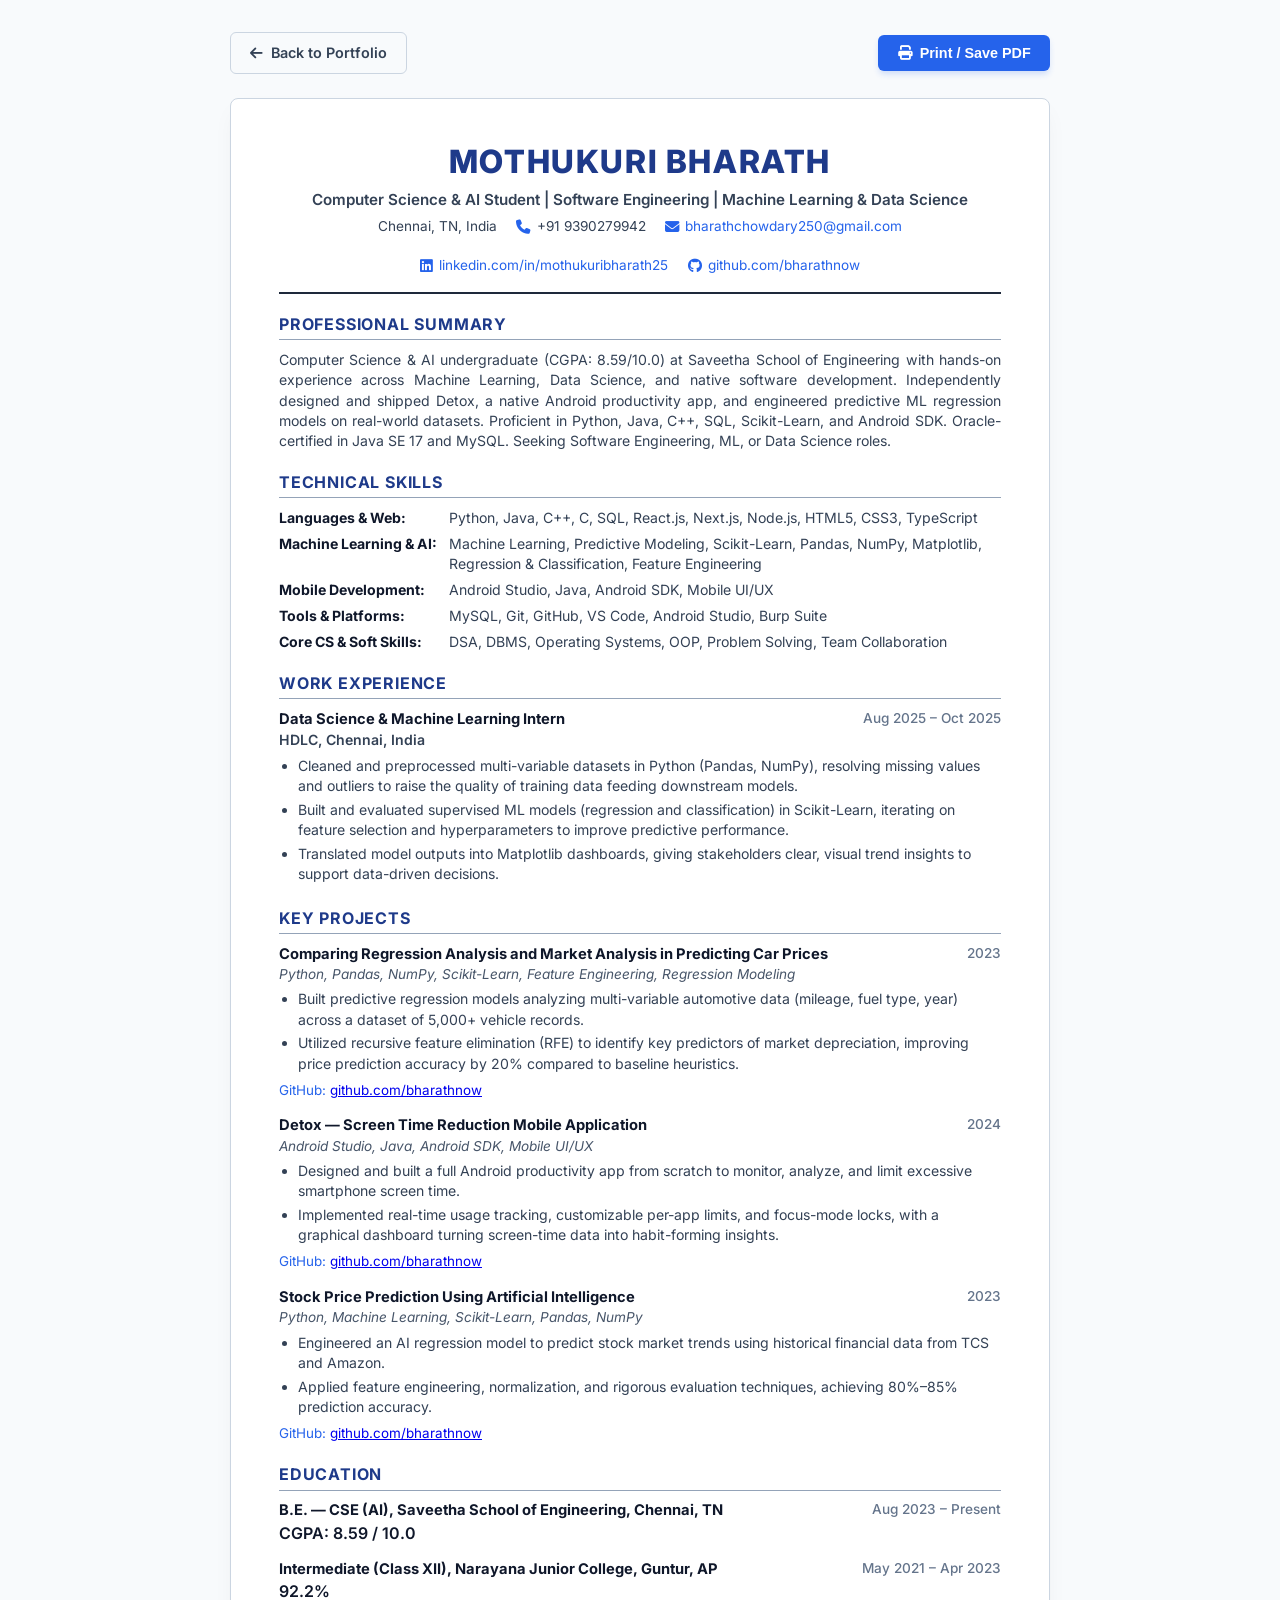
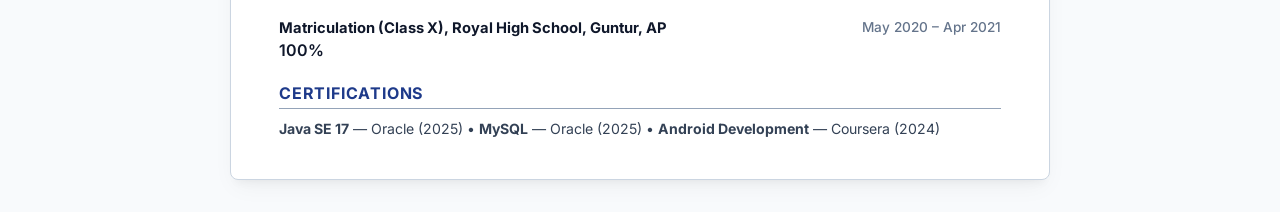
<file: resume.html>
<!DOCTYPE html>
<html lang="en">
<head>
    <meta charset="UTF-8">
    <meta name="viewport" content="width=device-width, initial-scale=1.0">
    <title>Mothukuri Bharath - Resume</title>
    <!-- Google Fonts: Inter -->
    <link rel="preconnect" href="https://fonts.googleapis.com">
    <link rel="preconnect" href="https://fonts.gstatic.com" crossorigin>
    <link href="https://fonts.googleapis.com/css2?family=Inter:wght@300;400;500;600;700;800&display=swap" rel="stylesheet">
    <!-- FontAwesome -->
    <link rel="stylesheet" href="https://cdnjs.cloudflare.com/ajax/libs/font-awesome/6.4.0/css/all.min.css">
    
    <style>
        :root {
            --primary: #1e293b;
            --secondary: #334155;
            --accent: #2563eb;
            --border: #cbd5e1;
            --text-dark: #0f172a;
            --text-light: #64748b;
            --bg-body: #f8fafc;
            --bg-sheet: #ffffff;
        }

        * {
            box-sizing: border-box;
            margin: 0;
            padding: 0;
        }

        body {
            font-family: 'Inter', sans-serif;
            background-color: var(--bg-body);
            color: var(--text-dark);
            line-height: 1.45;
            padding: 2rem 1rem;
            display: flex;
            flex-direction: column;
            align-items: center;
        }

        /* Action bar */
        .action-bar {
            width: 100%;
            max-width: 820px;
            display: flex;
            justify-content: space-between;
            align-items: center;
            margin-bottom: 1.5rem;
        }

        .btn {
            display: inline-flex;
            align-items: center;
            gap: 0.5rem;
            padding: 0.6rem 1.2rem;
            font-size: 0.9rem;
            font-weight: 600;
            border-radius: 6px;
            cursor: pointer;
            text-decoration: none;
            transition: all 0.2s ease;
        }

        .btn-back {
            background-color: transparent;
            color: var(--secondary);
            border: 1px solid var(--border);
        }

        .btn-back:hover {
            background-color: #f1f5f9;
            color: var(--text-dark);
        }

        .btn-print {
            background-color: var(--accent);
            color: #ffffff;
            border: none;
            box-shadow: 0 4px 6px -1px rgba(37, 99, 235, 0.2);
        }

        .btn-print:hover {
            background-color: #1d4ed8;
            box-shadow: 0 4px 12px -1px rgba(37, 99, 235, 0.3);
            transform: translateY(-1px);
        }

        /* Resume Sheet A4 proportions */
        .resume-sheet {
            background-color: var(--bg-sheet);
            width: 100%;
            max-width: 820px;
            box-shadow: 0 10px 25px -5px rgba(0,0,0,0.05), 0 8px 10px -6px rgba(0,0,0,0.05);
            border: 1px solid var(--border);
            border-radius: 8px;
            padding: 2.5rem 3rem;
            display: flex;
            flex-direction: column;
        }

        /* Header Styles */
        header {
            text-align: center;
            border-bottom: 2px solid var(--primary);
            padding-bottom: 1rem;
            margin-bottom: 1.2rem;
        }

        .name {
            font-size: 2rem;
            font-weight: 800;
            color: #1e3a8a;
            letter-spacing: 0.05em;
            margin-bottom: 0.2rem;
        }

        .sub-header-title {
            font-size: 0.95rem;
            font-weight: 600;
            color: var(--secondary);
            margin-bottom: 0.4rem;
        }

        .contact-grid {
            display: flex;
            justify-content: center;
            flex-wrap: wrap;
            gap: 1.2rem;
            font-size: 0.85rem;
            color: var(--secondary);
        }

        .contact-item {
            display: flex;
            align-items: center;
            gap: 0.4rem;
            text-decoration: none;
            color: inherit;
        }

        .contact-item a {
            color: #2563eb;
            text-decoration: none;
        }

        .contact-item a:hover {
            text-decoration: underline;
        }

        .contact-item i {
            color: var(--accent);
            font-size: 0.9rem;
        }

        /* Section Layout */
        .section {
            margin-bottom: 1.2rem;
        }

        .section-title {
            font-size: 1rem;
            font-weight: 700;
            text-transform: uppercase;
            letter-spacing: 0.05em;
            color: #1e3a8a;
            border-bottom: 1px solid #94a3b8;
            padding-bottom: 0.2rem;
            margin-bottom: 0.6rem;
        }

        .summary-text {
            font-size: 0.88rem;
            color: var(--secondary);
            text-align: justify;
        }

        /* Skills block layout */
        .skills-container {
            display: flex;
            flex-direction: column;
            gap: 0.35rem;
            font-size: 0.88rem;
        }

        .skills-group {
            display: flex;
        }

        .skills-lbl {
            font-weight: 700;
            color: var(--text-dark);
            min-width: 170px;
        }

        .skills-val {
            color: var(--secondary);
        }

        /* Entry blocks */
        .entry {
            margin-bottom: 0.9rem;
        }

        .entry:last-child {
            margin-bottom: 0;
        }

        .entry-header {
            display: flex;
            justify-content: space-between;
            align-items: flex-start;
            font-size: 0.92rem;
            font-weight: 700;
            color: var(--text-dark);
        }

        .entry-subtitle {
            font-size: 0.88rem;
            font-weight: 600;
            color: var(--secondary);
            margin-bottom: 0.3rem;
        }

        .entry-tech {
            font-size: 0.85rem;
            font-style: italic;
            color: #475569;
            margin-bottom: 0.3rem;
        }

        .entry-date {
            font-size: 0.85rem;
            color: var(--text-light);
            font-weight: 500;
        }

        .entry-bullets {
            list-style-type: disc;
            padding-left: 1.2rem;
            font-size: 0.88rem;
            color: var(--secondary);
        }

        .entry-bullets li {
            margin-bottom: 0.2rem;
        }

        .github-link {
            font-size: 0.84rem;
            color: var(--accent);
            margin-top: 0.2rem;
            display: inline-block;
        }

        /* Education list */
        .edu-item {
            display: flex;
            justify-content: space-between;
            margin-bottom: 0.5rem;
            font-size: 0.88rem;
        }

        .edu-main {
            font-weight: 700;
            color: var(--text-dark);
        }

        .edu-sub {
            color: var(--secondary);
        }

        .edu-score {
            font-weight: 600;
            color: var(--text-dark);
        }

        /* Certifications List */
        .certs-line {
            font-size: 0.88rem;
            color: var(--secondary);
        }

        /* Print Media Styles */
        @media print {
            body {
                background-color: #ffffff;
                padding: 0;
            }

            .action-bar {
                display: none;
            }

            .resume-sheet {
                box-shadow: none;
                border: none;
                padding: 0;
                width: 100%;
                max-width: 100%;
                border-radius: 0;
            }

            a {
                text-decoration: none;
                color: inherit;
            }
        }
    </style>
</head>
<body>

    <!-- Top Action Bar for UI and PDF generation -->
    <div class="action-bar">
        <a href="index.html" class="btn btn-back"><i class="fa-solid fa-arrow-left"></i> Back to Portfolio</a>
        <button onclick="window.print()" class="btn btn-print"><i class="fa-solid fa-print"></i> Print / Save PDF</button>
    </div>

    <!-- Resume Document -->
    <main class="resume-sheet">
        <!-- Header -->
        <header>
            <h1 class="name">MOTHUKURI BHARATH</h1>
            <div class="sub-header-title">Computer Science & AI Student | Software Engineering | Machine Learning & Data Science</div>
            <div class="contact-grid">
                <div class="contact-item">
                    <span>Chennai, TN, India</span>
                </div>
                <div class="contact-item">
                    <i class="fa-solid fa-phone"></i>
                    <span>+91 9390279942</span>
                </div>
                <div class="contact-item">
                    <i class="fa-solid fa-envelope"></i>
                    <a href="mailto:bharathchowdary250@gmail.com">bharathchowdary250@gmail.com</a>
                </div>
                <div class="contact-item">
                    <i class="fa-brands fa-linkedin"></i>
                    <a href="https://linkedin.com/in/mothukuribharath25" target="_blank">linkedin.com/in/mothukuribharath25</a>
                </div>
                <div class="contact-item">
                    <i class="fa-brands fa-github"></i>
                    <a href="https://github.com/bharathnow" target="_blank">github.com/bharathnow</a>
                </div>
            </div>
        </header>

        <!-- Professional Summary -->
        <section class="section">
            <h2 class="section-title">PROFESSIONAL SUMMARY</h2>
            <p class="summary-text">
                Computer Science & AI undergraduate (CGPA: 8.59/10.0) at Saveetha School of Engineering with hands-on experience across Machine Learning, Data Science, and native software development. Independently designed and shipped Detox, a native Android productivity app, and engineered predictive ML regression models on real-world datasets. Proficient in Python, Java, C++, SQL, Scikit-Learn, and Android SDK. Oracle-certified in Java SE 17 and MySQL. Seeking Software Engineering, ML, or Data Science roles.
            </p>
        </section>

        <!-- Technical Skills -->
        <section class="section">
            <h2 class="section-title">TECHNICAL SKILLS</h2>
            <div class="skills-container">
                <div class="skills-group">
                    <span class="skills-lbl">Languages & Web:</span>
                    <span class="skills-val">Python, Java, C++, C, SQL, React.js, Next.js, Node.js, HTML5, CSS3, TypeScript</span>
                </div>
                <div class="skills-group">
                    <span class="skills-lbl">Machine Learning & AI:</span>
                    <span class="skills-val">Machine Learning, Predictive Modeling, Scikit-Learn, Pandas, NumPy, Matplotlib, Regression & Classification, Feature Engineering</span>
                </div>
                <div class="skills-group">
                    <span class="skills-lbl">Mobile Development:</span>
                    <span class="skills-val">Android Studio, Java, Android SDK, Mobile UI/UX</span>
                </div>
                <div class="skills-group">
                    <span class="skills-lbl">Tools & Platforms:</span>
                    <span class="skills-val">MySQL, Git, GitHub, VS Code, Android Studio, Burp Suite</span>
                </div>
                <div class="skills-group">
                    <span class="skills-lbl">Core CS & Soft Skills:</span>
                    <span class="skills-val">DSA, DBMS, Operating Systems, OOP, Problem Solving, Team Collaboration</span>
                </div>
            </div>
        </section>

        <!-- Work Experience -->
        <section class="section">
            <h2 class="section-title">WORK EXPERIENCE</h2>
            <div class="entry">
                <div class="entry-header">
                    <span class="entry-title">Data Science & Machine Learning Intern</span>
                    <span class="entry-date">Aug 2025 – Oct 2025</span>
                </div>
                <div class="entry-subtitle">HDLC, Chennai, India</div>
                <ul class="entry-bullets">
                    <li>Cleaned and preprocessed multi-variable datasets in Python (Pandas, NumPy), resolving missing values and outliers to raise the quality of training data feeding downstream models.</li>
                    <li>Built and evaluated supervised ML models (regression and classification) in Scikit-Learn, iterating on feature selection and hyperparameters to improve predictive performance.</li>
                    <li>Translated model outputs into Matplotlib dashboards, giving stakeholders clear, visual trend insights to support data-driven decisions.</li>
                </ul>
            </div>
        </section>

        <!-- Key Projects -->
        <section class="section">
            <h2 class="section-title">KEY PROJECTS</h2>
            <!-- Project 1 -->
            <div class="entry">
                <div class="entry-header">
                    <span class="entry-title">Comparing Regression Analysis and Market Analysis in Predicting Car Prices</span>
                    <span class="entry-date">2023</span>
                </div>
                <div class="entry-tech">Python, Pandas, NumPy, Scikit-Learn, Feature Engineering, Regression Modeling</div>
                <ul class="entry-bullets">
                    <li>Built predictive regression models analyzing multi-variable automotive data (mileage, fuel type, year) across a dataset of 5,000+ vehicle records.</li>
                    <li>Utilized recursive feature elimination (RFE) to identify key predictors of market depreciation, improving price prediction accuracy by 20% compared to baseline heuristics.</li>
                </ul>
                <div class="github-link">GitHub: <a href="https://github.com/bharathnow" target="_blank">github.com/bharathnow</a></div>
            </div>

            <!-- Project 2 -->
            <div class="entry">
                <div class="entry-header">
                    <span class="entry-title">Detox — Screen Time Reduction Mobile Application</span>
                    <span class="entry-date">2024</span>
                </div>
                <div class="entry-tech">Android Studio, Java, Android SDK, Mobile UI/UX</div>
                <ul class="entry-bullets">
                    <li>Designed and built a full Android productivity app from scratch to monitor, analyze, and limit excessive smartphone screen time.</li>
                    <li>Implemented real-time usage tracking, customizable per-app limits, and focus-mode locks, with a graphical dashboard turning screen-time data into habit-forming insights.</li>
                </ul>
                <div class="github-link">GitHub: <a href="https://github.com/bharathnow" target="_blank">github.com/bharathnow</a></div>
            </div>

            <!-- Project 3 -->
            <div class="entry">
                <div class="entry-header">
                    <span class="entry-title">Stock Price Prediction Using Artificial Intelligence</span>
                    <span class="entry-date">2023</span>
                </div>
                <div class="entry-tech">Python, Machine Learning, Scikit-Learn, Pandas, NumPy</div>
                <ul class="entry-bullets">
                    <li>Engineered an AI regression model to predict stock market trends using historical financial data from TCS and Amazon.</li>
                    <li>Applied feature engineering, normalization, and rigorous evaluation techniques, achieving 80%–85% prediction accuracy.</li>
                </ul>
                <div class="github-link">GitHub: <a href="https://github.com/bharathnow" target="_blank">github.com/bharathnow</a></div>
            </div>
        </section>

        <!-- Education -->
        <section class="section">
            <h2 class="section-title">EDUCATION</h2>
            <div class="entry">
                <div class="entry-header">
                    <span class="entry-title">B.E. — CSE (AI), Saveetha School of Engineering, Chennai, TN</span>
                    <span class="entry-date">Aug 2023 – Present</span>
                </div>
                <div class="edu-score">CGPA: 8.59 / 10.0</div>
            </div>
            
            <div class="entry">
                <div class="entry-header">
                    <span class="entry-title">Intermediate (Class XII), Narayana Junior College, Guntur, AP</span>
                    <span class="entry-date">May 2021 – Apr 2023</span>
                </div>
                <div class="edu-score">92.2%</div>
            </div>

            <div class="entry">
                <div class="entry-header">
                    <span class="entry-title">Matriculation (Class X), Royal High School, Guntur, AP</span>
                    <span class="entry-date">May 2020 – Apr 2021</span>
                </div>
                <div class="edu-score">100%</div>
            </div>
        </section>

        <!-- Certifications -->
        <section class="section" style="margin-bottom: 0;">
            <h2 class="section-title">CERTIFICATIONS</h2>
            <div class="certs-line">
                <strong>Java SE 17</strong> — Oracle (2025) &bull; <strong>MySQL</strong> — Oracle (2025) &bull; <strong>Android Development</strong> — Coursera (2024)
            </div>
        </section>
    </main>

</body>
</html>
</file>
<file: style.css>
/* ==========================================================================
   DESIGN SYSTEM & CUSTOM PROPERTIES
   ========================================================================== */
:root {
    /* Color Palette */
    --bg-primary: #070a13;
    --bg-secondary: #0c0f1d;
    --card-bg: rgba(18, 24, 41, 0.7);
    --card-border: rgba(255, 255, 255, 0.06);
    --card-hover-border: rgba(0, 242, 254, 0.35);
    
    --text-primary: #f3f4f6;
    --text-secondary: #9ca3af;
    --text-muted: #6b7280;
    
    --accent-cyan: #00f2fe;
    --accent-blue: #4facfe;
    --accent-indigo: #7F00FF;
    --accent-purple: #C200FB;
    
    --gradient-primary: linear-gradient(135deg, #00f2fe 0%, #4facfe 50%, #7F00FF 100%);
    --gradient-secondary: linear-gradient(135deg, #7F00FF 0%, #E100FF 100%);
    --gradient-dark: linear-gradient(180deg, #070a13 0%, #0c0f1d 100%);
    
    /* Shadows & Glows */
    --shadow-sm: 0 4px 6px -1px rgba(0, 0, 0, 0.1), 0 2px 4px -1px rgba(0, 0, 0, 0.06);
    --shadow-md: 0 10px 15px -3px rgba(0, 0, 0, 0.3), 0 4px 6px -2px rgba(0, 0, 0, 0.15);
    --shadow-lg: 0 20px 25px -5px rgba(0, 0, 0, 0.5), 0 10px 10px -5px rgba(0, 0, 0, 0.2);
    --glow-cyan: 0 0 20px rgba(0, 242, 254, 0.25);
    --glow-purple: 0 0 20px rgba(127, 0, 255, 0.25);
    
    /* Layout Constants */
    --navbar-height: 80px;
    --border-radius-sm: 8px;
    --border-radius-md: 16px;
    --border-radius-lg: 24px;
    
    /* Transitions */
    --transition-fast: all 0.2s cubic-bezier(0.4, 0, 0.2, 1);
    --transition-smooth: all 0.4s cubic-bezier(0.16, 1, 0.3, 1);
}

/* ==========================================================================
   RESET & BASE STYLES
   ========================================================================== */
*, *::before, *::after {
    box-sizing: border-box;
    margin: 0;
    padding: 0;
}

html {
    scroll-behavior: smooth;
    font-size: 16px;
    scrollbar-width: thin;
    scrollbar-color: var(--accent-blue) var(--bg-primary);
}

body {
    font-family: 'Inter', sans-serif;
    background-color: var(--bg-primary);
    color: var(--text-primary);
    line-height: 1.6;
    overflow-x: hidden;
    position: relative;
    min-height: 100vh;
}

h1, h2, h3, h4, h5, h6 {
    font-family: 'Outfit', sans-serif;
    font-weight: 700;
    letter-spacing: -0.02em;
    line-height: 1.2;
}

a {
    color: inherit;
    text-decoration: none;
    transition: var(--transition-fast);
}

button {
    font-family: inherit;
    cursor: pointer;
    border: none;
    background: none;
    outline: none;
}

ul {
    list-style: none;
}

img {
    max-width: 100%;
    height: auto;
    display: block;
}

/* Scrollbar Customization */
::-webkit-scrollbar {
    width: 8px;
}
::-webkit-scrollbar-track {
    background: var(--bg-primary);
}
::-webkit-scrollbar-thumb {
    background: #1f293d;
    border-radius: var(--border-radius-sm);
    border: 2px solid var(--bg-primary);
}
::-webkit-scrollbar-thumb:hover {
    background: var(--accent-blue);
}

/* ==========================================================================
   BACKGROUND & GLASSMORPHISM
   ========================================================================== */
#particles-canvas {
    position: fixed;
    top: 0;
    left: 0;
    width: 100%;
    height: 100%;
    z-index: -1;
    pointer-events: none;
}

.glass-card {
    background: var(--card-bg);
    backdrop-filter: blur(16px);
    -webkit-backdrop-filter: blur(16px);
    border: 1px solid var(--card-border);
    border-radius: var(--border-radius-md);
    box-shadow: var(--shadow-md);
    transition: var(--transition-smooth);
    position: relative;
    overflow: hidden;
}

.glass-card:hover {
    border-color: var(--card-hover-border);
    box-shadow: var(--shadow-lg), 0 0 15px rgba(0, 242, 254, 0.05);
    transform: translateY(-5px);
}

/* ==========================================================================
   REUSABLE UTILITIES & LAYOUTS
   ========================================================================== */
.container {
    max-width: 1200px;
    margin: 0 auto;
    padding: 0 1.5rem;
    position: relative;
    width: 100%;
}

.section-header {
    text-align: center;
    margin-bottom: 4rem;
}

.section-title {
    font-size: 2.5rem;
    font-weight: 800;
    margin-bottom: 1rem;
    text-transform: uppercase;
    letter-spacing: 0.05em;
}

.section-subtitle {
    color: var(--text-secondary);
    font-size: 1.1rem;
    max-width: 600px;
    margin: 0 auto;
}

.text-gradient {
    background: var(--gradient-primary);
    -webkit-background-clip: text;
    -webkit-text-fill-color: transparent;
    background-clip: text;
    display: inline-block;
}

/* Buttons */
.btn {
    display: inline-flex;
    align-items: center;
    justify-content: center;
    gap: 0.5rem;
    padding: 0.8rem 1.8rem;
    font-size: 0.95rem;
    font-weight: 600;
    border-radius: var(--border-radius-sm);
    transition: var(--transition-fast);
    position: relative;
    overflow: hidden;
}

.btn-primary {
    background: var(--gradient-primary);
    color: #ffffff;
    box-shadow: var(--glow-cyan);
}

.btn-primary:hover {
    box-shadow: 0 0 30px rgba(0, 242, 254, 0.5);
    transform: translateY(-2px);
}

.btn-outline {
    background: rgba(255, 255, 255, 0.03);
    color: var(--text-primary);
    border: 1px solid rgba(255, 255, 255, 0.15);
}

.btn-outline:hover {
    border-color: var(--accent-blue);
    background: rgba(79, 172, 254, 0.05);
    color: var(--accent-blue);
    transform: translateY(-2px);
}

.btn-full {
    width: 100%;
}

/* ==========================================================================
   NAVIGATION BAR
   ========================================================================== */
.navbar {
    position: fixed;
    top: 0;
    left: 0;
    width: 100%;
    height: var(--navbar-height);
    background: rgba(7, 10, 19, 0.8);
    backdrop-filter: blur(12px);
    -webkit-backdrop-filter: blur(12px);
    border-bottom: 1px solid rgba(255, 255, 255, 0.05);
    z-index: 1000;
    transition: var(--transition-fast);
}

.navbar.scrolled {
    height: 70px;
    background: rgba(7, 10, 19, 0.95);
    border-bottom-color: rgba(0, 242, 254, 0.1);
}

.nav-container {
    display: flex;
    justify-content: space-between;
    align-items: center;
    height: 100%;
    max-width: 1200px;
    margin: 0 auto;
    padding: 0 1.5rem;
}

.logo {
    font-family: 'Outfit', sans-serif;
    font-size: 1.5rem;
    font-weight: 800;
    color: var(--text-primary);
    display: flex;
    align-items: center;
    letter-spacing: -0.03em;
}

.logo-accent {
    color: var(--accent-cyan);
    font-weight: 800;
}

.nav-links {
    display: flex;
    align-items: center;
    gap: 2rem;
}

.nav-link {
    font-size: 0.95rem;
    font-weight: 500;
    color: var(--text-secondary);
    position: relative;
    padding: 0.5rem 0;
}

.nav-link::after {
    content: '';
    position: absolute;
    bottom: 0;
    left: 0;
    width: 0;
    height: 2px;
    background: var(--gradient-primary);
    transition: var(--transition-fast);
}

.nav-link:hover, .nav-link.active {
    color: var(--text-primary);
}

.nav-link:hover::after, .nav-link.active::after {
    width: 100%;
}

.nav-btn {
    border: 1px solid var(--accent-cyan);
    color: var(--accent-cyan);
    padding: 0.5rem 1.2rem;
    border-radius: var(--border-radius-sm);
    background: rgba(0, 242, 254, 0.03);
}

.nav-btn::after {
    display: none;
}

.nav-btn:hover {
    background: var(--gradient-primary);
    color: #ffffff;
    border-color: transparent;
    box-shadow: var(--glow-cyan);
}

/* Mobile Toggle */
.mobile-nav-toggle {
    display: none;
    flex-direction: column;
    justify-content: space-between;
    width: 25px;
    height: 20px;
}

.mobile-nav-toggle .bar {
    width: 100%;
    height: 2.5px;
    background-color: var(--text-primary);
    border-radius: 2px;
    transition: var(--transition-fast);
}

/* ==========================================================================
   HERO SECTION
   ========================================================================== */
.hero-section {
    min-height: 100vh;
    display: flex;
    align-items: center;
    justify-content: center;
    position: relative;
    padding-top: calc(var(--navbar-height) + 2rem);
    padding-bottom: 4rem;
    overflow: hidden;
}

.hero-container {
    max-width: 1200px;
    margin: 0 auto;
    padding: 0 1.5rem;
    display: grid;
    grid-template-columns: 1.2fr 0.8fr;
    gap: 4rem;
    align-items: center;
    width: 100%;
}

.hero-content {
    display: flex;
    flex-direction: column;
    align-items: flex-start;
}

.badge-glow {
    font-size: 0.85rem;
    font-weight: 600;
    color: var(--accent-cyan);
    text-transform: uppercase;
    letter-spacing: 0.1em;
    background: rgba(0, 242, 254, 0.08);
    padding: 0.4rem 1rem;
    border-radius: 50px;
    border: 1px solid rgba(0, 242, 254, 0.2);
    box-shadow: 0 0 15px rgba(0, 242, 254, 0.05);
    margin-bottom: 1.5rem;
}

.hero-title {
    font-size: 3.5rem;
    font-weight: 800;
    line-height: 1.1;
    margin-bottom: 1rem;
}

.hero-subtitle {
    font-size: 1.8rem;
    font-weight: 500;
    color: var(--text-secondary);
    margin-bottom: 1.5rem;
    display: flex;
    align-items: center;
}

.hero-description {
    color: var(--text-secondary);
    font-size: 1.1rem;
    max-width: 600px;
    margin-bottom: 2.5rem;
}

.hero-actions {
    display: flex;
    gap: 1.5rem;
    margin-bottom: 2.5rem;
}

.social-links {
    display: flex;
    gap: 1.2rem;
}

.social-links a {
    width: 45px;
    height: 45px;
    border-radius: 50%;
    border: 1px solid rgba(255, 255, 255, 0.1);
    background: rgba(255, 255, 255, 0.02);
    display: flex;
    align-items: center;
    justify-content: center;
    font-size: 1.2rem;
    color: var(--text-secondary);
    box-shadow: var(--shadow-sm);
}

.social-links a:hover {
    color: var(--accent-cyan);
    border-color: var(--accent-cyan);
    background: rgba(0, 242, 254, 0.05);
    box-shadow: var(--glow-cyan);
    transform: translateY(-3px);
}

/* Typing Cursor */
.cursor {
    animation: blink 0.8s infinite;
    color: var(--accent-cyan);
    font-weight: 700;
}

@keyframes blink {
    0%, 100% { opacity: 1; }
    50% { opacity: 0; }
}

/* Visual Card Code Editor Mockup */
.hero-visual {
    position: relative;
    display: flex;
    flex-direction: column;
    gap: 2rem;
    width: 100%;
}

.visual-card {
    width: 100%;
    min-height: 280px;
    background: rgba(18, 24, 41, 0.85);
}

.visual-header {
    display: flex;
    align-items: center;
    padding: 0.8rem 1rem;
    background: rgba(7, 10, 19, 0.5);
    border-bottom: 1px solid var(--card-border);
}

.visual-header .dot {
    width: 10px;
    height: 10px;
    border-radius: 50%;
    margin-right: 6px;
}

.visual-header .dot.red { background-color: #ff5f56; }
.visual-header .dot.yellow { background-color: #ffbd2e; }
.visual-header .dot.green { background-color: #27c93f; }

.visual-header .window-title {
    margin-left: auto;
    margin-right: auto;
    font-size: 0.8rem;
    color: var(--text-muted);
    font-family: monospace;
}

.code-editor {
    padding: 1.5rem;
    font-family: 'Courier New', Courier, monospace;
    font-size: 0.85rem;
    color: #a9b2c3;
    overflow-x: auto;
}

.code-editor .keyword { color: #f97583; }
.code-editor .string { color: #9ecbff; }
.code-editor .comment { color: #6a737d; }

.glow-accent {
    position: absolute;
    width: 100px;
    height: 100px;
    background: var(--gradient-primary);
    filter: blur(80px);
    opacity: 0.15;
    top: -10px;
    right: -10px;
    border-radius: 50%;
    pointer-events: none;
}

.mini-metrics {
    display: grid;
    grid-template-columns: 1fr 1fr;
    gap: 1.5rem;
}

.mini-metric-card {
    padding: 1.2rem;
    text-align: center;
}

.mini-metric-card .metric-val {
    font-family: 'Outfit', sans-serif;
    font-size: 2.2rem;
    font-weight: 800;
    background: var(--gradient-primary);
    -webkit-background-clip: text;
    -webkit-text-fill-color: transparent;
    margin-bottom: 0.2rem;
}

.mini-metric-card .metric-lbl {
    font-size: 0.8rem;
    color: var(--text-secondary);
    text-transform: uppercase;
    letter-spacing: 0.05em;
}

/* Scroll Down Element */
.scroll-down {
    position: absolute;
    bottom: 2rem;
    left: 50%;
    transform: translateX(-50%);
    z-index: 10;
}

.scroll-down a {
    color: var(--text-secondary);
    font-size: 1.5rem;
    transition: var(--transition-fast);
}

.scroll-down a:hover {
    color: var(--accent-cyan);
}

@keyframes bounce {
    0%, 20%, 50%, 80%, 100% { transform: translateY(0); }
    40% { transform: translateY(-10px); }
    60% { transform: translateY(-5px); }
}

.animate-bounce {
    animation: bounce 2s infinite;
}

/* ==========================================================================
   ABOUT & EDUCATION SECTION
   ========================================================================== */
.about-section {
    padding: 8rem 0;
    background: var(--bg-secondary);
    border-top: 1px solid rgba(255, 255, 255, 0.02);
}

.about-grid {
    display: grid;
    grid-template-columns: 1.1fr 0.9fr;
    gap: 4rem;
    align-items: start;
}

.about-bio h3, .education-timeline h3 {
    font-size: 1.6rem;
    margin-bottom: 1.5rem;
    border-left: 3px solid var(--accent-cyan);
    padding-left: 0.8rem;
}

.about-bio p {
    color: var(--text-secondary);
    margin-bottom: 1.2rem;
}

.quick-facts {
    display: flex;
    flex-direction: column;
    gap: 1.5rem;
    margin-top: 2rem;
}

.fact-item {
    display: flex;
    gap: 1rem;
    align-items: center;
}

.fact-item i {
    width: 45px;
    height: 45px;
    border-radius: var(--border-radius-sm);
    background: rgba(0, 242, 254, 0.06);
    color: var(--accent-cyan);
    display: flex;
    align-items: center;
    justify-content: center;
    font-size: 1.2rem;
    border: 1px solid rgba(0, 242, 254, 0.15);
}

.fact-item div {
    display: flex;
    flex-direction: column;
}

.fact-item strong {
    font-family: 'Outfit', sans-serif;
    font-size: 0.95rem;
    color: var(--text-primary);
}

.fact-item span {
    font-size: 0.85rem;
    color: var(--text-secondary);
}

/* Timeline Customization */
.timeline {
    position: relative;
    padding-left: 2rem;
    border-left: 2px solid rgba(255, 255, 255, 0.05);
}

.timeline::after {
    content: '';
    position: absolute;
    bottom: 0;
    left: -2px;
    width: 2px;
    height: 30px;
    background: linear-gradient(to bottom, rgba(255,255,255,0.05), transparent);
}

.timeline-item {
    padding: 1.5rem;
    margin-bottom: 2rem;
    position: relative;
}

.timeline-item:last-child {
    margin-bottom: 0;
}

.timeline-marker {
    position: absolute;
    width: 14px;
    height: 14px;
    border-radius: 50%;
    background: var(--bg-primary);
    border: 3px solid var(--accent-cyan);
    left: calc(-2rem - 8px);
    top: 2rem;
    box-shadow: 0 0 10px rgba(0, 242, 254, 0.4);
    z-index: 2;
    transition: var(--transition-fast);
}

.timeline-item:hover .timeline-marker {
    background: var(--accent-cyan);
    transform: scale(1.2);
}

.timeline-date {
    font-size: 0.8rem;
    font-weight: 600;
    color: var(--accent-cyan);
    margin-bottom: 0.5rem;
}

.timeline-title {
    font-size: 1.1rem;
    font-weight: 700;
    margin-bottom: 0.3rem;
}

.timeline-institution {
    color: var(--text-secondary);
    font-size: 0.9rem;
    margin-bottom: 0.8rem;
}

.timeline-badge {
    display: inline-block;
    padding: 0.2rem 0.6rem;
    background: rgba(255, 255, 255, 0.05);
    border: 1px solid rgba(255, 255, 255, 0.1);
    border-radius: var(--border-radius-sm);
    font-size: 0.8rem;
    font-weight: 600;
}

/* ==========================================================================
   SKILLS SECTION
   ========================================================================== */
.skills-section {
    padding: 8rem 0;
}

.skills-categories-tabs {
    display: flex;
    justify-content: center;
    gap: 1rem;
    margin-bottom: 3.5rem;
    flex-wrap: wrap;
}

.skill-tab {
    padding: 0.6rem 1.5rem;
    border-radius: 50px;
    border: 1px solid rgba(255, 255, 255, 0.08);
    background: rgba(255, 255, 255, 0.02);
    color: var(--text-secondary);
    font-weight: 500;
    transition: var(--transition-fast);
    font-size: 0.9rem;
}

.skill-tab:hover, .skill-tab.active {
    background: var(--gradient-primary);
    color: #ffffff;
    border-color: transparent;
    box-shadow: var(--glow-cyan);
}

.skills-grid {
    display: grid;
    grid-template-columns: repeat(auto-fill, minmax(260px, 1fr));
    gap: 1.5rem;
}

.skill-card {
    padding: 1.6rem;
    display: flex;
    flex-direction: column;
    justify-content: space-between;
    align-items: flex-start;
    border-radius: var(--radius-md);
    transition: var(--transition-normal);
    position: relative;
    border: 1px solid rgba(255, 255, 255, 0.06);
    background: rgba(255, 255, 255, 0.02);
}

.skill-card:hover {
    transform: translateY(-5px);
    border-color: rgba(0, 242, 254, 0.35);
    box-shadow: 0 12px 30px rgba(0, 242, 254, 0.1);
}

.skill-card-top {
    display: flex;
    justify-content: space-between;
    align-items: center;
    width: 100%;
    margin-bottom: 1.1rem;
}

.skill-icon {
    font-size: 1.8rem;
    display: flex;
    align-items: center;
    justify-content: center;
    height: 48px;
    width: 48px;
    border-radius: 12px;
    background: rgba(255, 255, 255, 0.03);
    border: 1px solid rgba(255, 255, 255, 0.08);
}

.skill-icon code {
    font-family: 'Outfit', sans-serif;
    font-weight: 800;
    font-size: 1.3rem;
}

.skill-level-badge {
    font-size: 0.72rem;
    font-weight: 600;
    text-transform: uppercase;
    letter-spacing: 0.5px;
    padding: 0.25rem 0.65rem;
    border-radius: 50px;
    background: rgba(0, 242, 254, 0.08);
    color: var(--accent-cyan);
    border: 1px solid rgba(0, 242, 254, 0.25);
}

.skill-level-badge.certified {
    background: rgba(248, 152, 32, 0.1);
    color: #f89820;
    border-color: rgba(248, 152, 32, 0.3);
}

/* Customized Skill Colors */
.text-python { color: #3776AB; }
.text-java { color: #f89820; }
.text-cpp { color: #00599C; }
.text-c { color: #A8B9CC; }
.text-pandas { color: #38bdf8; }
.text-sklearn { color: #F7931E; }
.text-react { color: #61DAFB; }
.text-node { color: #339933; }
.text-mysql { color: #4479A1; }
.text-github { color: #ffffff; }
.text-burp { color: #FF6600; }
.text-android { color: #3DDC84; }
.text-ds { color: #6875F5; }
.text-os { color: #F56565; }
.text-solving { color: #ECC94B; }
.text-adapt { color: #4FD1C5; }

.skill-name {
    font-size: 1.2rem;
    font-weight: 600;
    margin-bottom: 0.4rem;
    color: var(--text-primary);
    font-family: 'Outfit', sans-serif;
}

.skill-desc {
    font-size: 0.84rem;
    color: var(--text-secondary);
    line-height: 1.45;
    margin-bottom: 1.1rem;
}

.skill-tags {
    display: flex;
    flex-wrap: wrap;
    gap: 0.4rem;
    margin-top: auto;
    width: 100%;
}

.skill-tags span {
    font-size: 0.72rem;
    padding: 0.2rem 0.55rem;
    border-radius: 6px;
    background: rgba(255, 255, 255, 0.04);
    color: #94a3b8;
    border: 1px solid rgba(255, 255, 255, 0.06);
    font-weight: 500;
}

/* ==========================================================================
   EXPERIENCE & INTERNSHIP SECTION
   ========================================================================== */
.experience-section {
    padding: 8rem 0;
    background: var(--bg-secondary);
}

.internship-showcase {
    padding: 3rem;
    border-left: 4px solid var(--accent-cyan);
}

.internship-header {
    display: flex;
    justify-content: space-between;
    align-items: flex-start;
    margin-bottom: 2.5rem;
    border-bottom: 1px solid rgba(255, 255, 255, 0.05);
    padding-bottom: 1.5rem;
    flex-wrap: wrap;
    gap: 1.5rem;
}

.internship-title-area {
    display: flex;
    gap: 1.5rem;
    align-items: center;
}

.company-badge {
    width: 60px;
    height: 60px;
    border-radius: var(--border-radius-md);
    background: rgba(0, 242, 254, 0.08);
    border: 1px solid rgba(0, 242, 254, 0.15);
    display: flex;
    align-items: center;
    justify-content: center;
    color: var(--accent-cyan);
    font-size: 1.8rem;
    box-shadow: var(--glow-cyan);
}

.internship-role {
    font-size: 1.5rem;
    margin-bottom: 0.2rem;
}

.internship-company {
    color: var(--accent-cyan);
    font-size: 1.1rem;
    font-weight: 500;
}

.internship-meta {
    display: flex;
    flex-direction: column;
    align-items: flex-end;
    gap: 0.4rem;
    font-size: 0.9rem;
    color: var(--text-secondary);
}

.internship-meta span {
    display: flex;
    align-items: center;
    gap: 0.5rem;
}

.internship-content .internship-intro {
    font-size: 1.1rem;
    color: var(--text-secondary);
    margin-bottom: 2rem;
    max-width: 900px;
}

.internship-bullets {
    display: flex;
    flex-direction: column;
    gap: 1.5rem;
    margin-bottom: 3rem;
}

.bullet-card {
    display: flex;
    gap: 1.5rem;
    align-items: flex-start;
}

.bullet-number {
    font-family: 'Outfit', sans-serif;
    font-size: 1.5rem;
    font-weight: 800;
    color: var(--accent-cyan);
    background: rgba(0, 242, 254, 0.05);
    padding: 0.2rem 0.8rem;
    border-radius: var(--border-radius-sm);
    line-height: 1.2;
}

.bullet-text {
    color: var(--text-secondary);
    font-size: 1rem;
}

.bullet-text strong {
    color: var(--text-primary);
    display: block;
    font-size: 1.1rem;
    margin-bottom: 0.3rem;
}

.internship-tech-tags {
    display: flex;
    gap: 0.8rem;
    flex-wrap: wrap;
}

.internship-tech-tags span {
    padding: 0.4rem 1rem;
    border-radius: var(--border-radius-sm);
    background: rgba(255, 255, 255, 0.03);
    border: 1px solid rgba(255, 255, 255, 0.06);
    font-size: 0.85rem;
    color: var(--text-secondary);
}

/* ==========================================================================
   PROJECTS SECTION
   ========================================================================== */
.projects-section {
    padding: 8rem 0;
}

.projects-grid {
    display: grid;
    grid-template-columns: repeat(auto-fit, minmax(350px, 1fr));
    gap: 2.5rem;
}

.project-card {
    display: flex;
    flex-direction: column;
    height: 100%;
}

.project-media-wrapper {
    position: relative;
    width: 100%;
    height: 200px;
    overflow: hidden;
    border-bottom: 1px solid var(--card-border);
}

.project-svg-visual {
    width: 100%;
    height: 100%;
    object-fit: cover;
    transition: var(--transition-smooth);
}

.project-card:hover .project-svg-visual {
    transform: scale(1.05);
}

.project-overlay-badge {
    position: absolute;
    bottom: 1rem;
    right: 1rem;
    background: rgba(7, 10, 19, 0.75);
    backdrop-filter: blur(6px);
    -webkit-backdrop-filter: blur(6px);
    color: var(--accent-cyan);
    padding: 0.3rem 0.8rem;
    border-radius: var(--border-radius-sm);
    font-size: 0.8rem;
    font-weight: 600;
    border: 1px solid rgba(0, 242, 254, 0.2);
}

.project-info {
    padding: 2rem;
    display: flex;
    flex-direction: column;
    flex-grow: 1;
}

.project-meta {
    font-size: 0.8rem;
    color: var(--text-muted);
    font-weight: 500;
    margin-bottom: 0.5rem;
}

.project-name {
    font-size: 1.3rem;
    margin-bottom: 1rem;
    line-height: 1.3;
}

.project-desc {
    color: var(--text-secondary);
    font-size: 0.95rem;
    margin-bottom: 1.5rem;
    flex-grow: 1;
}

.project-tags {
    display: flex;
    gap: 0.6rem;
    flex-wrap: wrap;
    margin-bottom: 2rem;
}

.project-tags span {
    padding: 0.2rem 0.7rem;
    border-radius: 4px;
    background: rgba(255, 255, 255, 0.03);
    border: 1px solid rgba(255, 255, 255, 0.06);
    font-size: 0.8rem;
    color: var(--text-secondary);
}

.btn-card-details {
    color: var(--accent-cyan);
    font-weight: 600;
    display: inline-flex;
    align-items: center;
    gap: 0.5rem;
    width: fit-content;
    font-size: 0.95rem;
    transition: var(--transition-fast);
}

.btn-card-details i {
    transition: var(--transition-fast);
}

.btn-card-details:hover {
    color: var(--accent-blue);
}

.btn-card-details:hover i {
    transform: translateX(3px);
}

/* ==========================================================================
   MODAL POPUP
   ========================================================================== */
.modal-overlay {
    position: fixed;
    top: 0;
    left: 0;
    width: 100%;
    height: 100%;
    background: rgba(7, 10, 19, 0.85);
    backdrop-filter: blur(12px);
    -webkit-backdrop-filter: blur(12px);
    z-index: 10000;
    display: none;
    align-items: center;
    justify-content: center;
    padding: 1.5rem;
    opacity: 0;
    transition: opacity 0.3s ease;
}

.modal-overlay.open {
    display: flex;
    opacity: 1;
}

.modal-content {
    max-width: 700px;
    width: 100%;
    background: var(--bg-secondary);
    border-radius: var(--border-radius-lg);
    border-color: rgba(255, 255, 255, 0.08);
    position: relative;
    padding: 3rem;
    box-shadow: var(--shadow-lg), 0 0 50px rgba(0, 242, 254, 0.05);
    transform: scale(0.9);
    transition: transform 0.3s cubic-bezier(0.16, 1, 0.3, 1);
    max-height: 90vh;
    overflow-y: auto;
}

.modal-overlay.open .modal-content {
    transform: scale(1);
}

.modal-close {
    position: absolute;
    top: 1.5rem;
    right: 1.5rem;
    font-size: 2.2rem;
    color: var(--text-secondary);
    line-height: 1;
    transition: var(--transition-fast);
}

.modal-close:hover {
    color: var(--accent-cyan);
}

/* Modal Content Styling */
.modal-header-meta {
    font-size: 0.85rem;
    color: var(--accent-cyan);
    font-weight: 600;
    text-transform: uppercase;
    letter-spacing: 0.05em;
    margin-bottom: 0.5rem;
}

.modal-title {
    font-size: 1.8rem;
    margin-bottom: 1.5rem;
}

.modal-tags {
    display: flex;
    gap: 0.6rem;
    flex-wrap: wrap;
    margin-bottom: 2rem;
    border-bottom: 1px solid rgba(255, 255, 255, 0.05);
    padding-bottom: 1.5rem;
}

.modal-tags span {
    padding: 0.3rem 0.8rem;
    background: rgba(255,255,255,0.03);
    border: 1px solid rgba(255,255,255,0.06);
    border-radius: 4px;
    font-size: 0.8rem;
}

.modal-body h4 {
    font-size: 1.2rem;
    margin-top: 1.8rem;
    margin-bottom: 0.8rem;
    color: var(--text-primary);
}

.modal-body p {
    color: var(--text-secondary);
    margin-bottom: 1rem;
}

.modal-body ul {
    margin-bottom: 1.5rem;
    padding-left: 1.2rem;
    list-style-type: square;
    color: var(--text-secondary);
}

.modal-body li {
    margin-bottom: 0.6rem;
}

.metric-highlight {
    background: rgba(0, 242, 254, 0.03);
    border: 1px dashed rgba(0, 242, 254, 0.2);
    border-radius: var(--border-radius-sm);
    padding: 1rem;
    margin: 1.5rem 0;
    display: flex;
    align-items: center;
    gap: 1rem;
}

.metric-highlight i {
    font-size: 1.8rem;
    color: var(--accent-cyan);
}

.metric-highlight span {
    font-weight: 500;
}

/* ==========================================================================
   CERTIFICATIONS SECTION
   ========================================================================== */
.certifications-section {
    padding: 8rem 0;
}

.certifications-grid {
    display: grid;
    grid-template-columns: repeat(auto-fit, minmax(320px, 1fr));
    gap: 2rem;
}

.cert-card {
    display: flex;
    gap: 1.5rem;
    padding: 2rem;
    align-items: flex-start;
}

.cert-badge-wrapper {
    position: relative;
    width: 60px;
    height: 60px;
    flex-shrink: 0;
    display: flex;
    align-items: center;
    justify-content: center;
}

.cert-glowing-ring {
    position: absolute;
    width: 100%;
    height: 100%;
    border-radius: 50%;
    border: 2px dashed rgba(255, 255, 255, 0.08);
    animation: rotate-ring 15s linear infinite;
}

.cert-card:hover .cert-glowing-ring {
    border-color: var(--accent-cyan);
    animation-duration: 8s;
}

@keyframes rotate-ring {
    0% { transform: rotate(0deg); }
    100% { transform: rotate(360deg); }
}

.cert-main-icon {
    font-size: 1.8rem;
    z-index: 2;
}

.cert-info {
    display: flex;
    flex-direction: column;
}

.cert-authority {
    font-size: 0.8rem;
    text-transform: uppercase;
    font-weight: 600;
    letter-spacing: 0.1em;
    color: var(--accent-cyan);
    margin-bottom: 0.3rem;
}

.cert-title {
    font-size: 1.2rem;
    margin-bottom: 0.5rem;
}

.cert-date {
    font-size: 0.8rem;
    color: var(--text-muted);
    margin-bottom: 0.8rem;
    display: flex;
    align-items: center;
    gap: 0.4rem;
}

.cert-desc {
    font-size: 0.9rem;
    color: var(--text-secondary);
}

/* ==========================================================================
   CONTACT SECTION
   ========================================================================== */
.contact-section {
    padding: 8rem 0;
    background: var(--gradient-dark);
    border-top: 1px solid rgba(255, 255, 255, 0.02);
}

.contact-layout {
    display: grid;
    grid-template-columns: 0.9fr 1.1fr;
    gap: 4rem;
    align-items: start;
}

.contact-info-panel h3, .contact-form-panel h3 {
    font-size: 1.6rem;
    margin-bottom: 1.5rem;
    font-family: 'Outfit', sans-serif;
}

.contact-info-panel p {
    color: var(--text-secondary);
    margin-bottom: 2.5rem;
}

.contact-details-list {
    display: flex;
    flex-direction: column;
    gap: 1.2rem;
}

.contact-detail-card {
    display: flex;
    gap: 1.2rem;
    padding: 1.2rem;
    align-items: center;
}

.contact-detail-card:hover {
    border-color: var(--accent-cyan);
    transform: translateX(5px);
}

.icon-circle {
    width: 45px;
    height: 45px;
    border-radius: 50%;
    background: rgba(0, 242, 254, 0.05);
    border: 1px solid rgba(0, 242, 254, 0.15);
    display: flex;
    align-items: center;
    justify-content: center;
    color: var(--accent-cyan);
    font-size: 1.1rem;
    transition: var(--transition-fast);
}

.contact-detail-card:hover .icon-circle {
    background: var(--gradient-primary);
    color: #ffffff;
    box-shadow: var(--glow-cyan);
    border-color: transparent;
}

.contact-detail-card h4 {
    font-size: 0.9rem;
    font-weight: 600;
    color: var(--text-muted);
}

.contact-detail-card p {
    color: var(--text-primary);
    font-size: 0.95rem;
    margin-bottom: 0;
    font-family: 'Outfit', sans-serif;
}

/* Contact Form Styling */
.contact-form-panel {
    padding: 3rem;
}

.form-row {
    display: grid;
    grid-template-columns: 1fr 1fr;
    gap: 1.5rem;
}

.form-group {
    margin-bottom: 1.5rem;
    display: flex;
    flex-direction: column;
    gap: 0.5rem;
}

.form-group label {
    font-size: 0.85rem;
    font-weight: 500;
    color: var(--text-secondary);
}

.form-group input, .form-group textarea {
    background: rgba(7, 10, 19, 0.5);
    border: 1px solid rgba(255, 255, 255, 0.08);
    border-radius: var(--border-radius-sm);
    padding: 0.8rem 1rem;
    font-family: inherit;
    font-size: 0.95rem;
    color: var(--text-primary);
    outline: none;
    transition: var(--transition-fast);
}

.form-group input:focus, .form-group textarea:focus {
    border-color: var(--accent-cyan);
    box-shadow: 0 0 10px rgba(0, 242, 254, 0.1);
}

.form-feedback-message {
    margin-top: 1.5rem;
    padding: 0.8rem 1rem;
    border-radius: var(--border-radius-sm);
    display: none;
    font-size: 0.9rem;
    font-weight: 500;
    text-align: center;
}

.form-feedback-message.success {
    background: rgba(39, 201, 63, 0.08);
    border: 1px solid rgba(39, 201, 63, 0.2);
    color: #27c93f;
    display: block;
}

.form-feedback-message.error {
    background: rgba(255, 95, 86, 0.08);
    border: 1px solid rgba(255, 95, 86, 0.2);
    color: #ff5f56;
    display: block;
}

/* ==========================================================================
   FOOTER
   ========================================================================== */
footer {
    background: #04060c;
    padding: 4rem 0;
    border-top: 1px solid rgba(255, 255, 255, 0.05);
}

.footer-content {
    display: flex;
    justify-content: space-between;
    align-items: center;
    flex-wrap: wrap;
    gap: 2rem;
}

.footer-credits {
    color: var(--text-muted);
    font-size: 0.9rem;
    text-align: center;
}

.footer-links {
    display: flex;
    gap: 1.5rem;
}

.footer-links a {
    color: var(--text-muted);
    font-size: 0.9rem;
    transition: var(--transition-fast);
}

.footer-links a:hover {
    color: var(--accent-cyan);
}

/* ==========================================================================
   ANIMATIONS (ON-LOAD & SCROLL)
   ========================================================================== */
.fade-in {
    opacity: 0;
    transform: translateY(20px);
    transition: opacity 0.8s ease, transform 0.8s ease;
}

.fade-in.appear {
    opacity: 1;
    transform: translateY(0);
}

/* ==========================================================================
   MEDIA QUERIES (RESPONSIVENESS)
   ========================================================================== */
@media (max-width: 1024px) {
    .hero-container {
        grid-template-columns: 1fr;
        gap: 3rem;
    }
    .hero-visual {
        max-width: 600px;
        margin: 0 auto;
    }
    .about-grid {
        grid-template-columns: 1fr;
        gap: 3rem;
    }
    .contact-layout {
        grid-template-columns: 1fr;
        gap: 3rem;
    }
}

@media (max-width: 768px) {
    :root {
        --navbar-height: 70px;
    }
    .section-title {
        font-size: 2rem;
    }
    .hero-title {
        font-size: 2.8rem;
    }
    .hero-subtitle {
        font-size: 1.4rem;
    }
    .nav-links {
        position: fixed;
        top: var(--navbar-height);
        left: -100%;
        width: 100%;
        height: calc(100vh - var(--navbar-height));
        background: rgba(7, 10, 19, 0.98);
        flex-direction: column;
        justify-content: center;
        gap: 2.5rem;
        transition: var(--transition-smooth);
        backdrop-filter: blur(12px);
    }
    .nav-links.open {
        left: 0;
    }
    .mobile-nav-toggle {
        display: flex;
    }
    .mobile-nav-toggle.open .bar:nth-child(1) {
        transform: translateY(8.5px) rotate(45deg);
    }
    .mobile-nav-toggle.open .bar:nth-child(2) {
        opacity: 0;
    }
    .mobile-nav-toggle.open .bar:nth-child(3) {
        transform: translateY(-9px) rotate(-45deg);
    }
    .internship-showcase {
        padding: 1.5rem;
    }
    .internship-header {
        flex-direction: column;
        align-items: flex-start;
    }
    .internship-meta {
        align-items: flex-start;
    }
    .form-row {
        grid-template-columns: 1fr;
        gap: 0;
    }
    .contact-form-panel {
        padding: 1.5rem;
    }
    .modal-content {
        padding: 2rem 1.5rem;
    }
}

@media (max-width: 480px) {
    .hero-title {
        font-size: 2.2rem;
    }
    .hero-actions {
        flex-direction: column;
        width: 100%;
    }
    .hero-actions .btn {
        width: 100%;
    }
}
</file>
